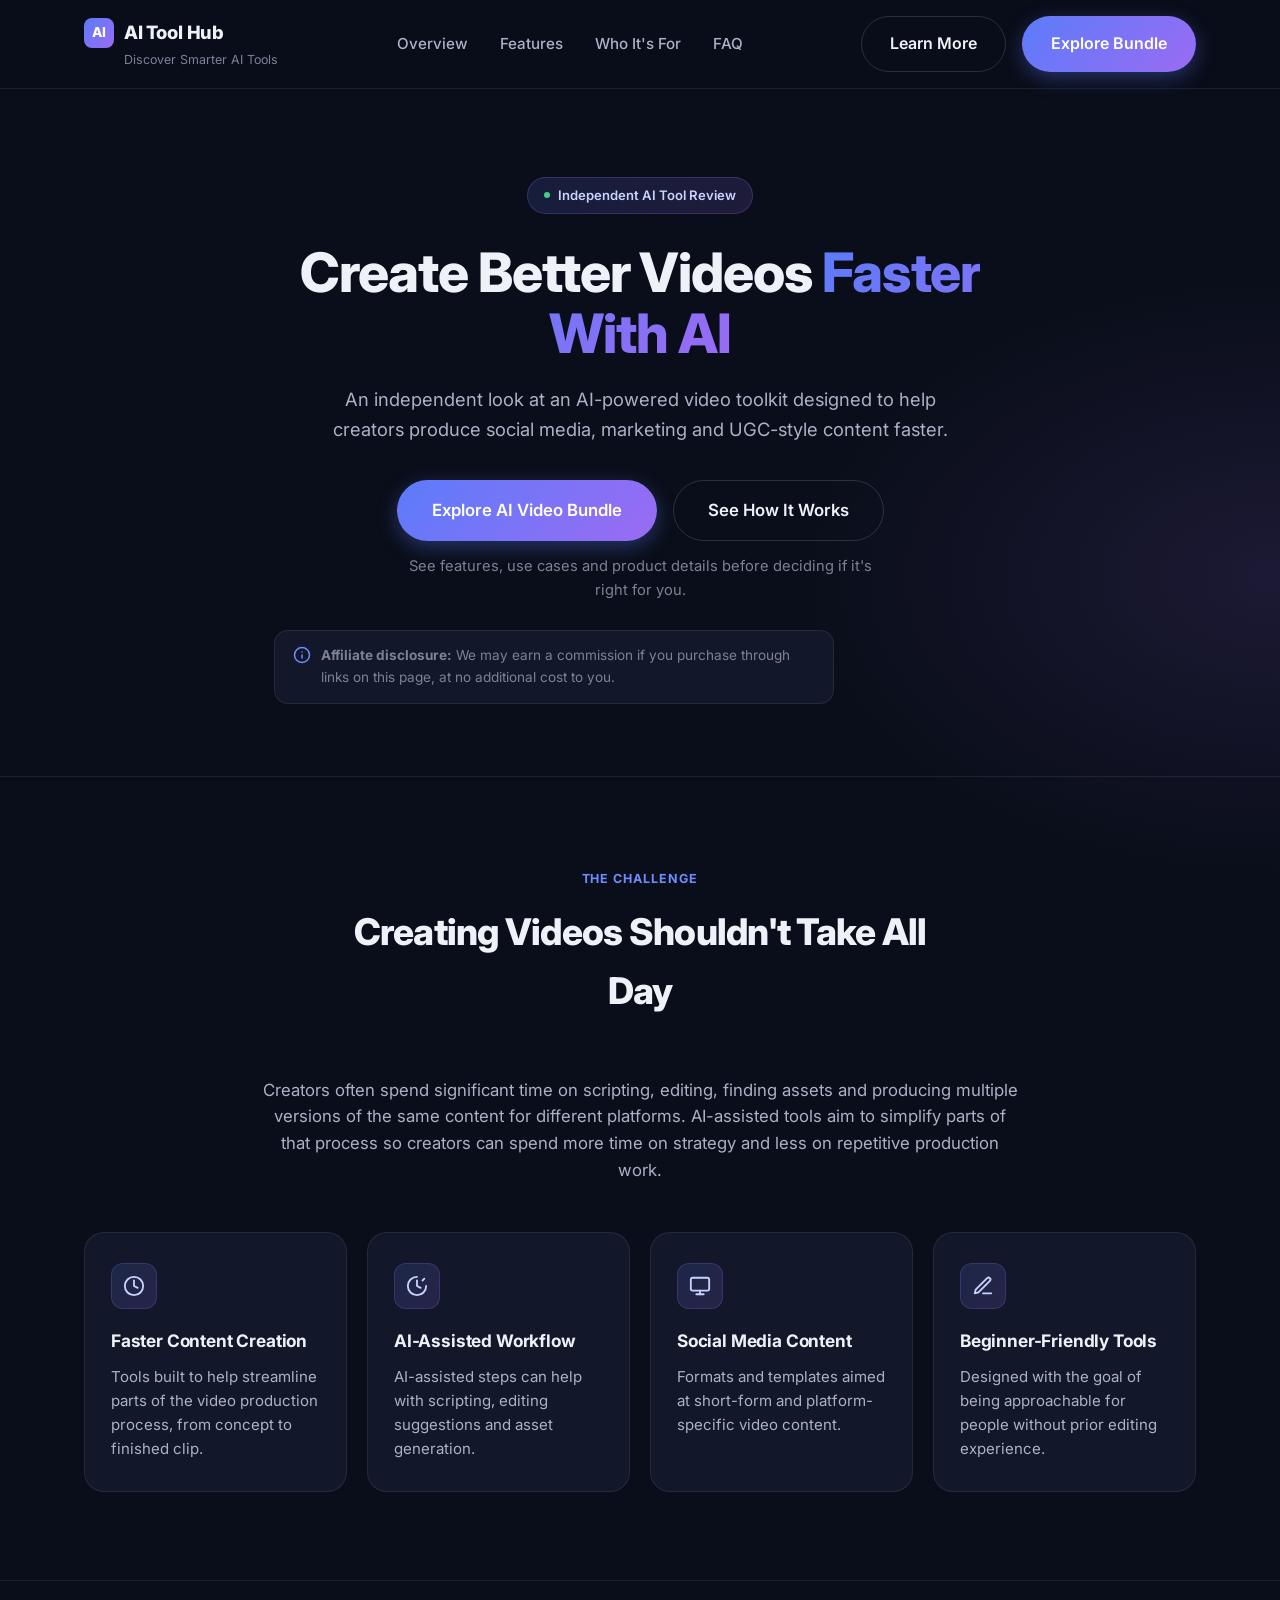
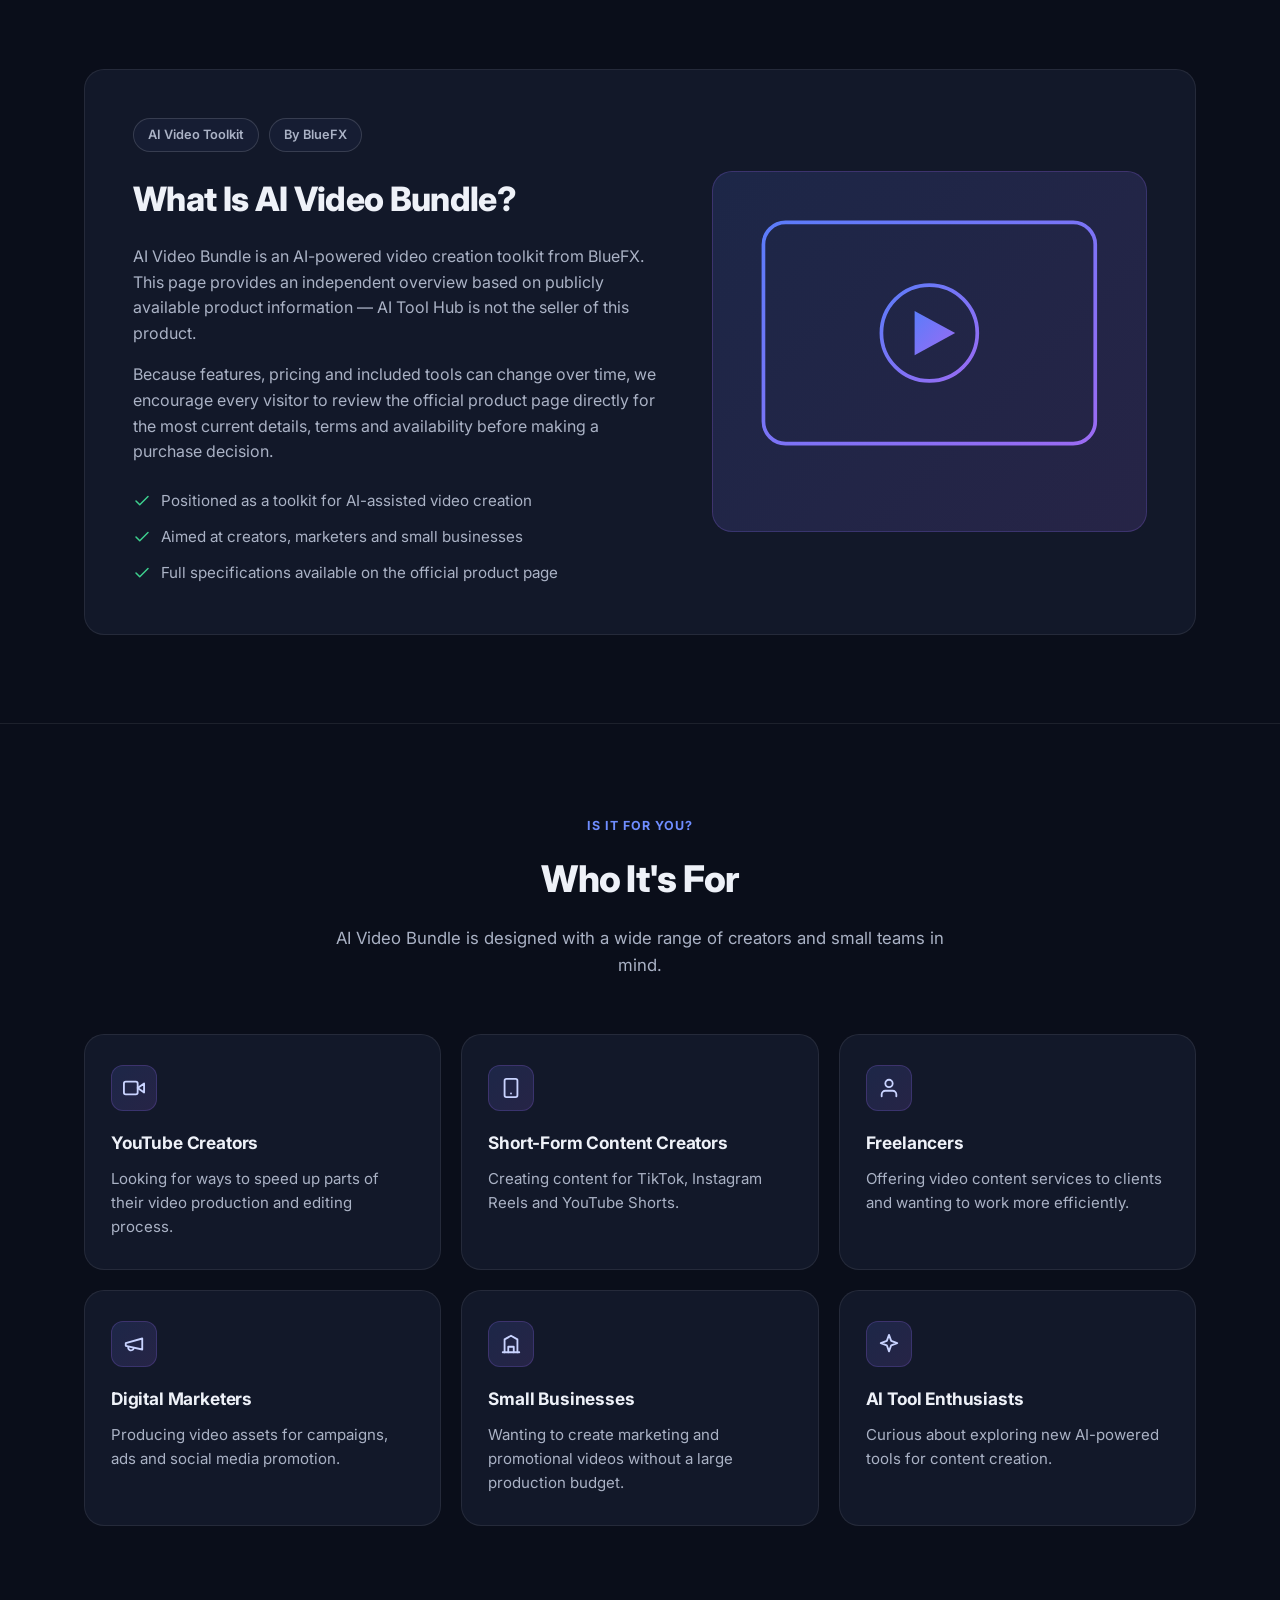
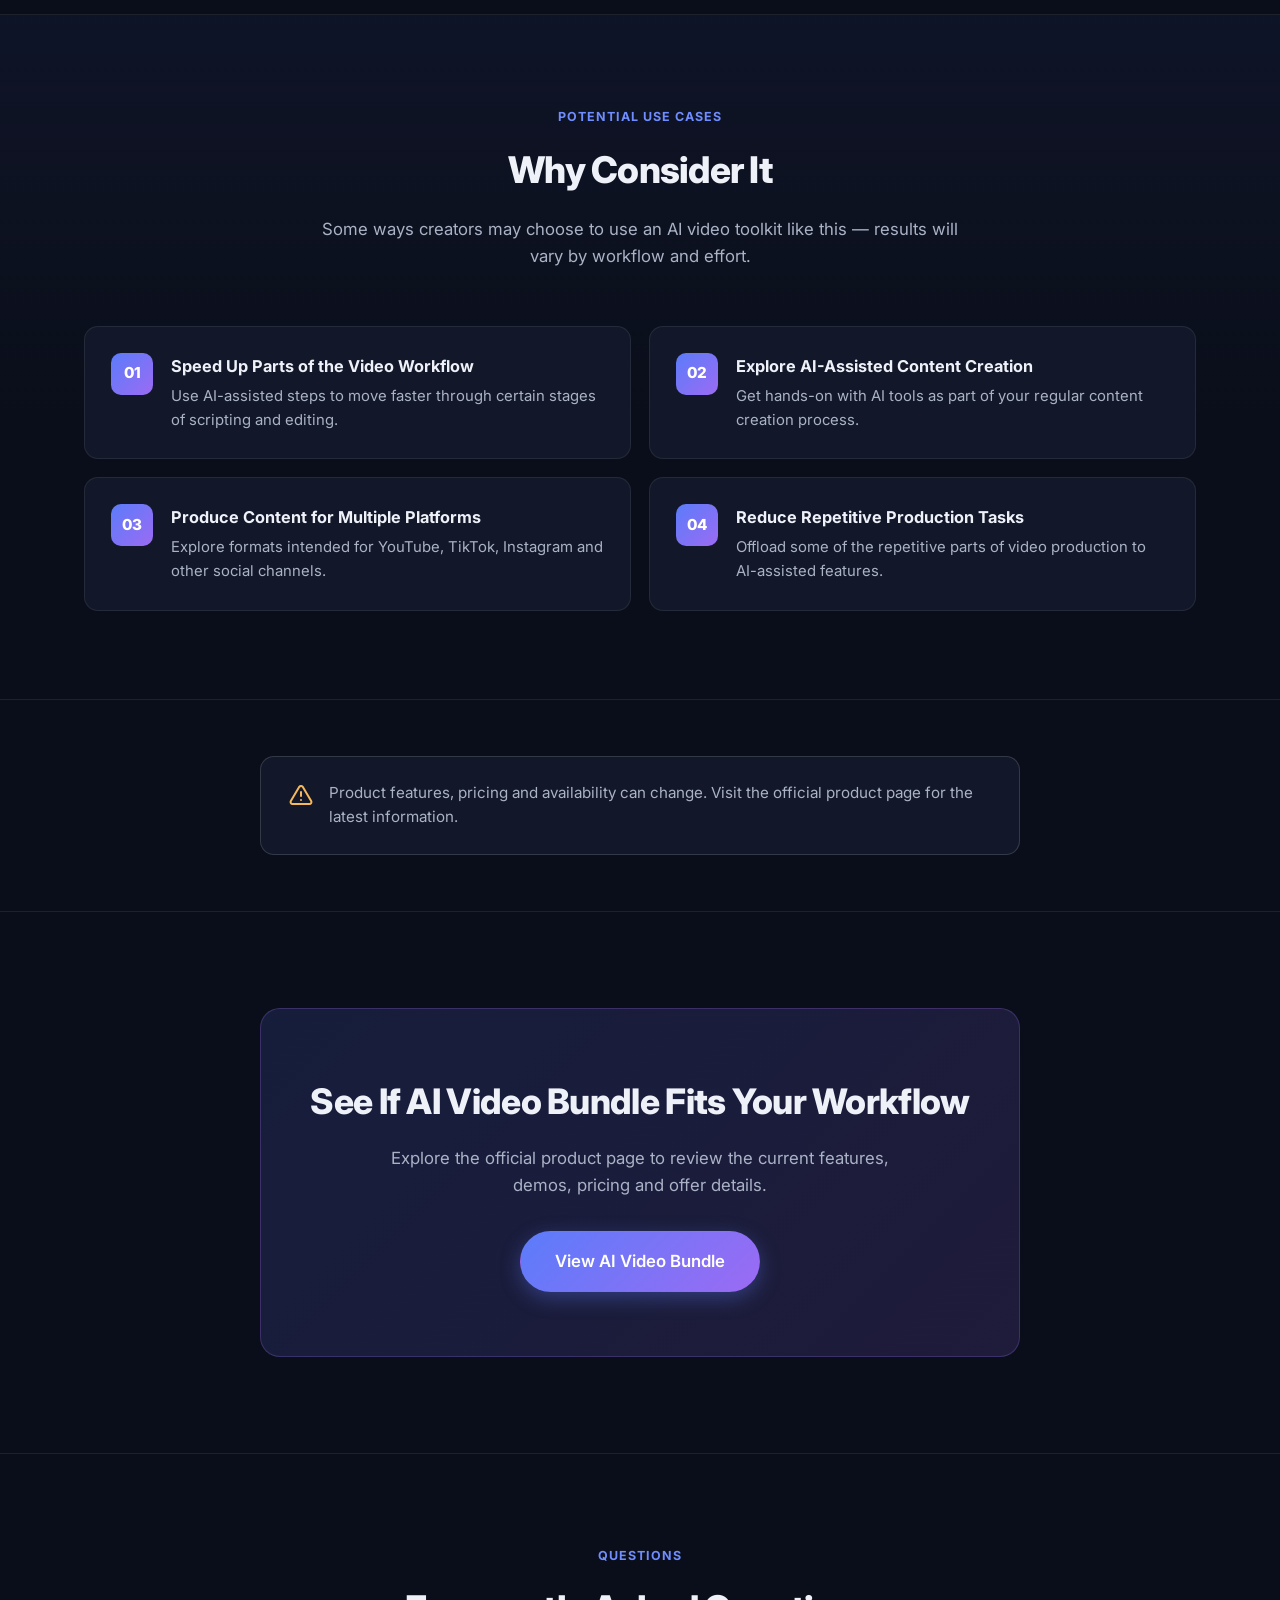
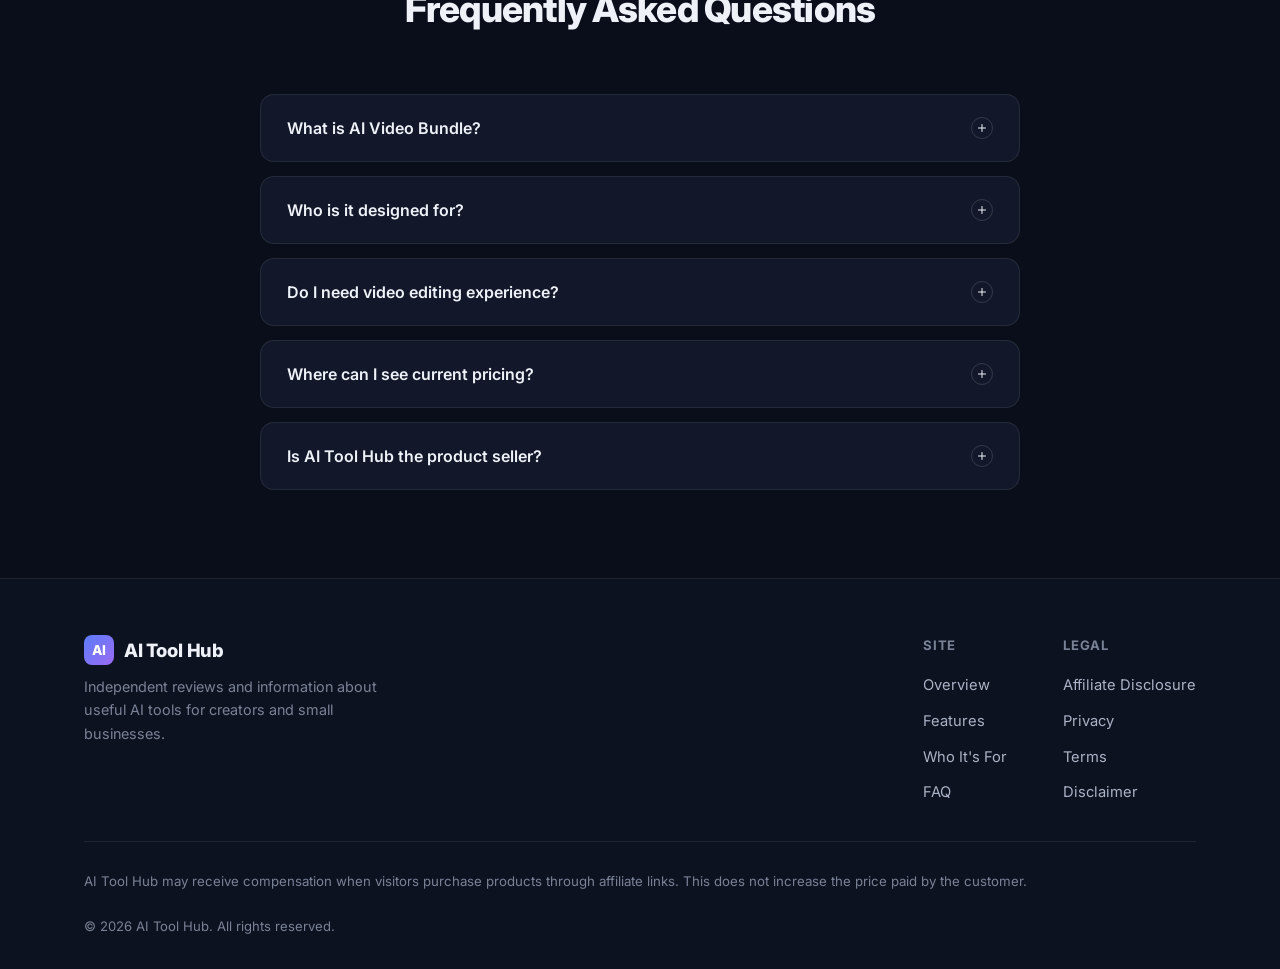
<file: index.html>
<!DOCTYPE html>
<html lang="en">
<head>
  <meta charset="UTF-8" />
  <meta name="viewport" content="width=device-width, initial-scale=1.0" />
  <title>AI Tool Hub — Create Better Videos Faster With AI</title>
  <meta name="description" content="An independent review of the BlueFX AI Video Bundle — an AI-powered video toolkit for creators, freelancers and small businesses. Explore features, use cases and where to learn more." />
  <meta name="robots" content="index, follow" />
  <link rel="canonical" href="https://aitoolhubzz.com/" />

  <!-- Open Graph -->
  <meta property="og:type" content="website" />
  <meta property="og:site_name" content="AI Tool Hub" />
  <meta property="og:title" content="AI Tool Hub — Create Better Videos Faster With AI" />
  <meta property="og:description" content="An independent look at an AI-powered video toolkit designed to help creators produce social media, marketing and UGC-style content faster." />
  <meta property="og:image" content="/assets/og-image.png" />

  <!-- Twitter -->
  <meta name="twitter:card" content="summary_large_image" />
  <meta name="twitter:title" content="AI Tool Hub — Create Better Videos Faster With AI" />
  <meta name="twitter:description" content="An independent look at an AI-powered video toolkit designed to help creators produce social media, marketing and UGC-style content faster." />

  <link rel="icon" href="data:image/svg+xml,%3Csvg xmlns='http://www.w3.org/2000/svg' viewBox='0 0 32 32'%3E%3Cdefs%3E%3ClinearGradient id='g' x1='0' y1='0' x2='1' y2='1'%3E%3Cstop offset='0' stop-color='%235b7cfa'/%3E%3Cstop offset='1' stop-color='%239b6bf3'/%3E%3C/linearGradient%3E%3C/defs%3E%3Crect width='32' height='32' rx='8' fill='url(%23g)'/%3E%3Ctext x='16' y='22' font-family='Arial' font-weight='bold' font-size='16' fill='white' text-anchor='middle'%3EAI%3C/text%3E%3C/svg%3E" />

  <link rel="preconnect" href="https://fonts.googleapis.com" />
  <link rel="preconnect" href="https://fonts.gstatic.com" crossorigin />
  <link href="https://fonts.googleapis.com/css2?family=Inter:wght@400;500;600;700;800&display=swap" rel="stylesheet" />

  <link rel="stylesheet" href="css/style.css" />
</head>
<body>
  <a class="skip-link" href="#main-content">Skip to main content</a>

  <!-- ================= HEADER ================= -->
  <header class="site-header">
    <nav class="nav container" aria-label="Primary">
      <div class="brand">
        <a href="/" class="brand-name" aria-label="AI Tool Hub home">
          <span class="brand-mark" aria-hidden="true">AI</span>
          AI Tool Hub
        </a>
        <span class="brand-tagline">Discover Smarter AI Tools</span>
      </div>

      <ul class="nav-links" id="nav-links">
        <li><a href="#overview">Overview</a></li>
        <li><a href="#features">Features</a></li>
        <li><a href="#who-its-for">Who It's For</a></li>
        <li><a href="#faq">FAQ</a></li>
      </ul>

      <div class="nav-cta">
        <a href="#faq" class="btn btn-secondary">Learn More</a>
        <a href="#" class="btn btn-primary" data-affiliate-link>Explore Bundle</a>
        <button class="nav-toggle" id="nav-toggle" aria-label="Toggle navigation menu" aria-expanded="false" aria-controls="nav-links">
          <svg viewBox="0 0 24 24" fill="none" stroke="currentColor" stroke-width="2" stroke-linecap="round">
            <line x1="3" y1="6" x2="21" y2="6"></line>
            <line x1="3" y1="12" x2="21" y2="12"></line>
            <line x1="3" y1="18" x2="21" y2="18"></line>
          </svg>
        </button>
      </div>
    </nav>
  </header>

  <main id="main-content">
    <!-- ================= HERO ================= -->
    <section class="hero">
      <div class="container hero-inner">
        <span class="eyebrow"><span class="dot" aria-hidden="true"></span> Independent AI Tool Review</span>

        <h1>Create Better Videos <span class="gradient-text">Faster With AI</span></h1>

        <p class="hero-sub">
          An independent look at an AI-powered video toolkit designed to help creators produce
          social media, marketing and UGC-style content faster.
        </p>

        <div class="hero-actions">
          <div class="btn-row">
            <a href="#" class="btn btn-primary btn-lg" data-affiliate-link>Explore AI Video Bundle</a>
            <a href="#overview" class="btn btn-secondary btn-lg">See How It Works</a>
          </div>
          <p class="hero-secondary-text">
            See features, use cases and product details before deciding if it's right for you.
          </p>
        </div>

        <div class="disclosure-note">
          <svg viewBox="0 0 24 24" fill="none" stroke="currentColor" stroke-width="2" stroke-linecap="round" stroke-linejoin="round" aria-hidden="true">
            <circle cx="12" cy="12" r="10"></circle>
            <line x1="12" y1="16" x2="12" y2="12"></line>
            <line x1="12" y1="8" x2="12.01" y2="8"></line>
          </svg>
          <span>
            <strong>Affiliate disclosure:</strong> We may earn a commission if you purchase through
            links on this page, at no additional cost to you.
          </span>
        </div>
      </div>
    </section>

    <!-- ================= PROBLEM SECTION ================= -->
    <section id="features" aria-labelledby="problem-heading">
      <div class="container">
        <div class="section-head">
          <span class="section-tag">The Challenge</span>
          <h2 id="problem-heading">Creating Videos Shouldn't Take All Day</h2>
        </div>

        <p class="problem-intro">
          Creators often spend significant time on scripting, editing, finding assets and producing
          multiple versions of the same content for different platforms. AI-assisted tools aim to
          simplify parts of that process so creators can spend more time on strategy and less on
          repetitive production work.
        </p>

        <div class="card-grid">
          <div class="card">
            <div class="card-icon" aria-hidden="true">
              <svg viewBox="0 0 24 24" fill="none" stroke="currentColor" stroke-width="2" stroke-linecap="round" stroke-linejoin="round">
                <circle cx="12" cy="12" r="10"></circle>
                <polyline points="12 6 12 12 16 14"></polyline>
              </svg>
            </div>
            <h3>Faster Content Creation</h3>
            <p>Tools built to help streamline parts of the video production process, from concept to finished clip.</p>
          </div>

          <div class="card">
            <div class="card-icon" aria-hidden="true">
              <svg viewBox="0 0 24 24" fill="none" stroke="currentColor" stroke-width="2" stroke-linecap="round" stroke-linejoin="round">
                <path d="M12 2a10 10 0 1 0 10 10"></path>
                <path d="M12 6v6l4 2"></path>
                <path d="M20 4l-2 2"></path>
              </svg>
            </div>
            <h3>AI-Assisted Workflow</h3>
            <p>AI-assisted steps can help with scripting, editing suggestions and asset generation.</p>
          </div>

          <div class="card">
            <div class="card-icon" aria-hidden="true">
              <svg viewBox="0 0 24 24" fill="none" stroke="currentColor" stroke-width="2" stroke-linecap="round" stroke-linejoin="round">
                <rect x="2" y="3" width="20" height="14" rx="2"></rect>
                <line x1="8" y1="21" x2="16" y2="21"></line>
                <line x1="12" y1="17" x2="12" y2="21"></line>
              </svg>
            </div>
            <h3>Social Media Content</h3>
            <p>Formats and templates aimed at short-form and platform-specific video content.</p>
          </div>

          <div class="card">
            <div class="card-icon" aria-hidden="true">
              <svg viewBox="0 0 24 24" fill="none" stroke="currentColor" stroke-width="2" stroke-linecap="round" stroke-linejoin="round">
                <path d="M12 20h9"></path>
                <path d="M16.5 3.5a2.12 2.12 0 0 1 3 3L7 19l-4 1 1-4Z"></path>
              </svg>
            </div>
            <h3>Beginner-Friendly Tools</h3>
            <p>Designed with the goal of being approachable for people without prior editing experience.</p>
          </div>
        </div>
      </div>
    </section>

    <!-- ================= PRODUCT OVERVIEW ================= -->
    <section id="overview" aria-labelledby="overview-heading">
      <div class="container">
        <div class="overview-panel">
          <div>
            <div class="badge-row">
              <span class="pill">AI Video Toolkit</span>
              <span class="pill">By BlueFX</span>
            </div>
            <h2 id="overview-heading">What Is AI Video Bundle?</h2>
            <p>
              AI Video Bundle is an AI-powered video creation toolkit from BlueFX. This page provides
              an independent overview based on publicly available product information — AI Tool Hub
              is not the seller of this product.
            </p>
            <p>
              Because features, pricing and included tools can change over time, we encourage every
              visitor to review the official product page directly for the most current details,
              terms and availability before making a purchase decision.
            </p>
            <ul class="mini-list">
              <li>
                <svg viewBox="0 0 24 24" fill="none" stroke="currentColor" stroke-width="2" stroke-linecap="round" stroke-linejoin="round"><polyline points="20 6 9 17 4 12"></polyline></svg>
                Positioned as a toolkit for AI-assisted video creation
              </li>
              <li>
                <svg viewBox="0 0 24 24" fill="none" stroke="currentColor" stroke-width="2" stroke-linecap="round" stroke-linejoin="round"><polyline points="20 6 9 17 4 12"></polyline></svg>
                Aimed at creators, marketers and small businesses
              </li>
              <li>
                <svg viewBox="0 0 24 24" fill="none" stroke="currentColor" stroke-width="2" stroke-linecap="round" stroke-linejoin="round"><polyline points="20 6 9 17 4 12"></polyline></svg>
                Full specifications available on the official product page
              </li>
            </ul>
          </div>

          <div class="overview-visual" aria-hidden="true">
            <svg class="visual-icon" viewBox="0 0 200 160" fill="none">
              <rect x="10" y="10" width="180" height="120" rx="12" stroke="url(#ov-g)" stroke-width="2"/>
              <circle cx="100" cy="70" r="26" stroke="url(#ov-g)" stroke-width="2"/>
              <polygon points="92,58 92,82 114,70" fill="url(#ov-g)"/>
              <line x1="10" y1="150" x2="190" y2="150" stroke="url(#ov-g)" stroke-width="2" stroke-linecap="round"/>
              <line x1="40" y1="150" x2="40" y2="130" stroke="url(#ov-g)" stroke-width="2" stroke-linecap="round"/>
              <line x1="160" y1="150" x2="160" y2="130" stroke="url(#ov-g)" stroke-width="2" stroke-linecap="round"/>
              <defs>
                <linearGradient id="ov-g" x1="0" y1="0" x2="1" y2="1">
                  <stop offset="0" stop-color="#5b7cfa"/>
                  <stop offset="1" stop-color="#9b6bf3"/>
                </linearGradient>
              </defs>
            </svg>
          </div>
        </div>
      </div>
    </section>

    <!-- ================= WHO IT'S FOR ================= -->
    <section id="who-its-for" aria-labelledby="who-heading">
      <div class="container">
        <div class="section-head">
          <span class="section-tag">Is It For You?</span>
          <h2 id="who-heading">Who It's For</h2>
          <p>AI Video Bundle is designed with a wide range of creators and small teams in mind.</p>
        </div>

        <div class="card-grid audience-grid">
          <div class="card">
            <div class="card-icon" aria-hidden="true">
              <svg viewBox="0 0 24 24" fill="none" stroke="currentColor" stroke-width="2" stroke-linecap="round" stroke-linejoin="round"><polygon points="23 7 16 12 23 17 23 7"></polygon><rect x="1" y="5" width="15" height="14" rx="2"></rect></svg>
            </div>
            <h3>YouTube Creators</h3>
            <p>Looking for ways to speed up parts of their video production and editing process.</p>
          </div>

          <div class="card">
            <div class="card-icon" aria-hidden="true">
              <svg viewBox="0 0 24 24" fill="none" stroke="currentColor" stroke-width="2" stroke-linecap="round" stroke-linejoin="round"><rect x="5" y="2" width="14" height="20" rx="2"></rect><line x1="12" y1="18" x2="12.01" y2="18"></line></svg>
            </div>
            <h3>Short-Form Content Creators</h3>
            <p>Creating content for TikTok, Instagram Reels and YouTube Shorts.</p>
          </div>

          <div class="card">
            <div class="card-icon" aria-hidden="true">
              <svg viewBox="0 0 24 24" fill="none" stroke="currentColor" stroke-width="2" stroke-linecap="round" stroke-linejoin="round"><path d="M20 21v-2a4 4 0 0 0-4-4H8a4 4 0 0 0-4 4v2"></path><circle cx="12" cy="7" r="4"></circle></svg>
            </div>
            <h3>Freelancers</h3>
            <p>Offering video content services to clients and wanting to work more efficiently.</p>
          </div>

          <div class="card">
            <div class="card-icon" aria-hidden="true">
              <svg viewBox="0 0 24 24" fill="none" stroke="currentColor" stroke-width="2" stroke-linecap="round" stroke-linejoin="round"><path d="M3 11l18-5v12L3 14v-3z"></path><path d="M11.6 16.8a3 3 0 1 1-5.8-1.6"></path></svg>
            </div>
            <h3>Digital Marketers</h3>
            <p>Producing video assets for campaigns, ads and social media promotion.</p>
          </div>

          <div class="card">
            <div class="card-icon" aria-hidden="true">
              <svg viewBox="0 0 24 24" fill="none" stroke="currentColor" stroke-width="2" stroke-linecap="round" stroke-linejoin="round"><path d="M3 21h18"></path><path d="M5 21V7l7-4 7 4v14"></path><path d="M9 21v-6h6v6"></path></svg>
            </div>
            <h3>Small Businesses</h3>
            <p>Wanting to create marketing and promotional videos without a large production budget.</p>
          </div>

          <div class="card">
            <div class="card-icon" aria-hidden="true">
              <svg viewBox="0 0 24 24" fill="none" stroke="currentColor" stroke-width="2" stroke-linecap="round" stroke-linejoin="round"><path d="M12 2l2.4 6.6L21 11l-6.6 2.4L12 20l-2.4-6.6L3 11l6.6-2.4z"></path></svg>
            </div>
            <h3>AI Tool Enthusiasts</h3>
            <p>Curious about exploring new AI-powered tools for content creation.</p>
          </div>
        </div>
      </div>
    </section>

    <!-- ================= WHY CONSIDER IT ================= -->
    <section class="why-section" aria-labelledby="why-heading">
      <div class="container">
        <div class="section-head">
          <span class="section-tag">Potential Use Cases</span>
          <h2 id="why-heading">Why Consider It</h2>
          <p>Some ways creators may choose to use an AI video toolkit like this — results will vary by workflow and effort.</p>
        </div>

        <div class="why-grid">
          <div class="why-item">
            <div class="num" aria-hidden="true">01</div>
            <div>
              <h3>Speed Up Parts of the Video Workflow</h3>
              <p>Use AI-assisted steps to move faster through certain stages of scripting and editing.</p>
            </div>
          </div>

          <div class="why-item">
            <div class="num" aria-hidden="true">02</div>
            <div>
              <h3>Explore AI-Assisted Content Creation</h3>
              <p>Get hands-on with AI tools as part of your regular content creation process.</p>
            </div>
          </div>

          <div class="why-item">
            <div class="num" aria-hidden="true">03</div>
            <div>
              <h3>Produce Content for Multiple Platforms</h3>
              <p>Explore formats intended for YouTube, TikTok, Instagram and other social channels.</p>
            </div>
          </div>

          <div class="why-item">
            <div class="num" aria-hidden="true">04</div>
            <div>
              <h3>Reduce Repetitive Production Tasks</h3>
              <p>Offload some of the repetitive parts of video production to AI-assisted features.</p>
            </div>
          </div>
        </div>
      </div>
    </section>

    <!-- ================= IMPORTANT INFORMATION ================= -->
    <section class="notice-section" aria-labelledby="notice-heading">
      <div class="container">
        <h2 id="notice-heading" class="visually-hidden">Important Information</h2>
        <div class="notice-box">
          <svg viewBox="0 0 24 24" fill="none" stroke="currentColor" stroke-width="2" stroke-linecap="round" stroke-linejoin="round" aria-hidden="true">
            <path d="M10.29 3.86L1.82 18a2 2 0 0 0 1.71 3h16.94a2 2 0 0 0 1.71-3L13.71 3.86a2 2 0 0 0-3.42 0z"></path>
            <line x1="12" y1="9" x2="12" y2="13"></line>
            <line x1="12" y1="17" x2="12.01" y2="17"></line>
          </svg>
          <p>
            Product features, pricing and availability can change. Visit the official product page
            for the latest information.
          </p>
        </div>
      </div>
    </section>

    <!-- ================= CTA SECTION ================= -->
    <section class="cta-section" aria-labelledby="cta-heading">
      <div class="container">
        <div class="cta-panel">
          <h2 id="cta-heading">See If AI Video Bundle Fits Your Workflow</h2>
          <p>
            Explore the official product page to review the current features, demos, pricing and
            offer details.
          </p>
          <a href="#" class="btn btn-primary btn-lg" data-affiliate-link>View AI Video Bundle</a>
        </div>
      </div>
    </section>

    <!-- ================= FAQ ================= -->
    <section id="faq" aria-labelledby="faq-heading">
      <div class="container">
        <div class="section-head">
          <span class="section-tag">Questions</span>
          <h2 id="faq-heading">Frequently Asked Questions</h2>
        </div>

        <div class="faq-list">
          <div class="faq-item" data-open="false">
            <button class="faq-question" aria-expanded="false">
              What is AI Video Bundle?
              <span class="icon" aria-hidden="true">
                <svg viewBox="0 0 24 24" fill="none" stroke="currentColor" stroke-width="2" stroke-linecap="round"><line x1="12" y1="5" x2="12" y2="19"></line><line x1="5" y1="12" x2="19" y2="12"></line></svg>
              </span>
            </button>
            <div class="faq-answer">
              <div class="faq-answer-inner">
                AI Video Bundle is an AI-powered video creation toolkit from BlueFX, aimed at helping
                creators produce video content more efficiently. For a full breakdown of its features
                and tools, visit the official product page.
              </div>
            </div>
          </div>

          <div class="faq-item" data-open="false">
            <button class="faq-question" aria-expanded="false">
              Who is it designed for?
              <span class="icon" aria-hidden="true">
                <svg viewBox="0 0 24 24" fill="none" stroke="currentColor" stroke-width="2" stroke-linecap="round"><line x1="12" y1="5" x2="12" y2="19"></line><line x1="5" y1="12" x2="19" y2="12"></line></svg>
              </span>
            </button>
            <div class="faq-answer">
              <div class="faq-answer-inner">
                It's generally positioned for content creators, freelancers, digital marketers and
                small businesses interested in AI-assisted video production — including people who
                are new to video editing.
              </div>
            </div>
          </div>

          <div class="faq-item" data-open="false">
            <button class="faq-question" aria-expanded="false">
              Do I need video editing experience?
              <span class="icon" aria-hidden="true">
                <svg viewBox="0 0 24 24" fill="none" stroke="currentColor" stroke-width="2" stroke-linecap="round"><line x1="12" y1="5" x2="12" y2="19"></line><line x1="5" y1="12" x2="19" y2="12"></line></svg>
              </span>
            </button>
            <div class="faq-answer">
              <div class="faq-answer-inner">
                The product is generally described as beginner-friendly. That said, individual
                experience will vary, so we recommend reviewing the official product page and any
                available demos before purchasing.
              </div>
            </div>
          </div>

          <div class="faq-item" data-open="false">
            <button class="faq-question" aria-expanded="false">
              Where can I see current pricing?
              <span class="icon" aria-hidden="true">
                <svg viewBox="0 0 24 24" fill="none" stroke="currentColor" stroke-width="2" stroke-linecap="round"><line x1="12" y1="5" x2="12" y2="19"></line><line x1="5" y1="12" x2="19" y2="12"></line></svg>
              </span>
            </button>
            <div class="faq-answer">
              <div class="faq-answer-inner">
                Pricing is set and displayed by the vendor and can change at any time. Please visit
                the official product page linked on this site for current pricing and offer details.
              </div>
            </div>
          </div>

          <div class="faq-item" data-open="false">
            <button class="faq-question" aria-expanded="false">
              Is AI Tool Hub the product seller?
              <span class="icon" aria-hidden="true">
                <svg viewBox="0 0 24 24" fill="none" stroke="currentColor" stroke-width="2" stroke-linecap="round"><line x1="12" y1="5" x2="12" y2="19"></line><line x1="5" y1="12" x2="19" y2="12"></line></svg>
              </span>
            </button>
            <div class="faq-answer">
              <div class="faq-answer-inner">
                No. AI Tool Hub is an independent informational and affiliate website. Purchases,
                product delivery, refunds and customer support are handled by the product vendor
                according to their terms.
              </div>
            </div>
          </div>
        </div>
      </div>
    </section>
  </main>

  <!-- ================= FOOTER ================= -->
  <footer class="site-footer">
    <div class="container">
      <div class="footer-top">
        <div class="footer-brand">
          <a href="/" class="brand-name">
            <span class="brand-mark" aria-hidden="true">AI</span>
            AI Tool Hub
          </a>
          <p>Independent reviews and information about useful AI tools for creators and small businesses.</p>
        </div>

        <div class="footer-links">
          <div class="footer-col">
            <h4>Site</h4>
            <ul>
              <li><a href="#overview">Overview</a></li>
              <li><a href="#features">Features</a></li>
              <li><a href="#who-its-for">Who It's For</a></li>
              <li><a href="#faq">FAQ</a></li>
            </ul>
          </div>
          <div class="footer-col">
            <h4>Legal</h4>
            <ul>
              <li><a href="affiliate-disclosure.html">Affiliate Disclosure</a></li>
              <li><a href="privacy.html">Privacy</a></li>
              <li><a href="terms.html">Terms</a></li>
              <li><a href="disclaimer.html">Disclaimer</a></li>
            </ul>
          </div>
        </div>
      </div>

      <div class="footer-disclosure">
        <p>
          AI Tool Hub may receive compensation when visitors purchase products through affiliate
          links. This does not increase the price paid by the customer.
        </p>
      </div>

      <p class="footer-bottom">&copy; <span id="current-year">2026</span> AI Tool Hub. All rights reserved.</p>
    </div>
  </footer>

  <script src="js/main.js"></script>
</body>
</html>
</file>
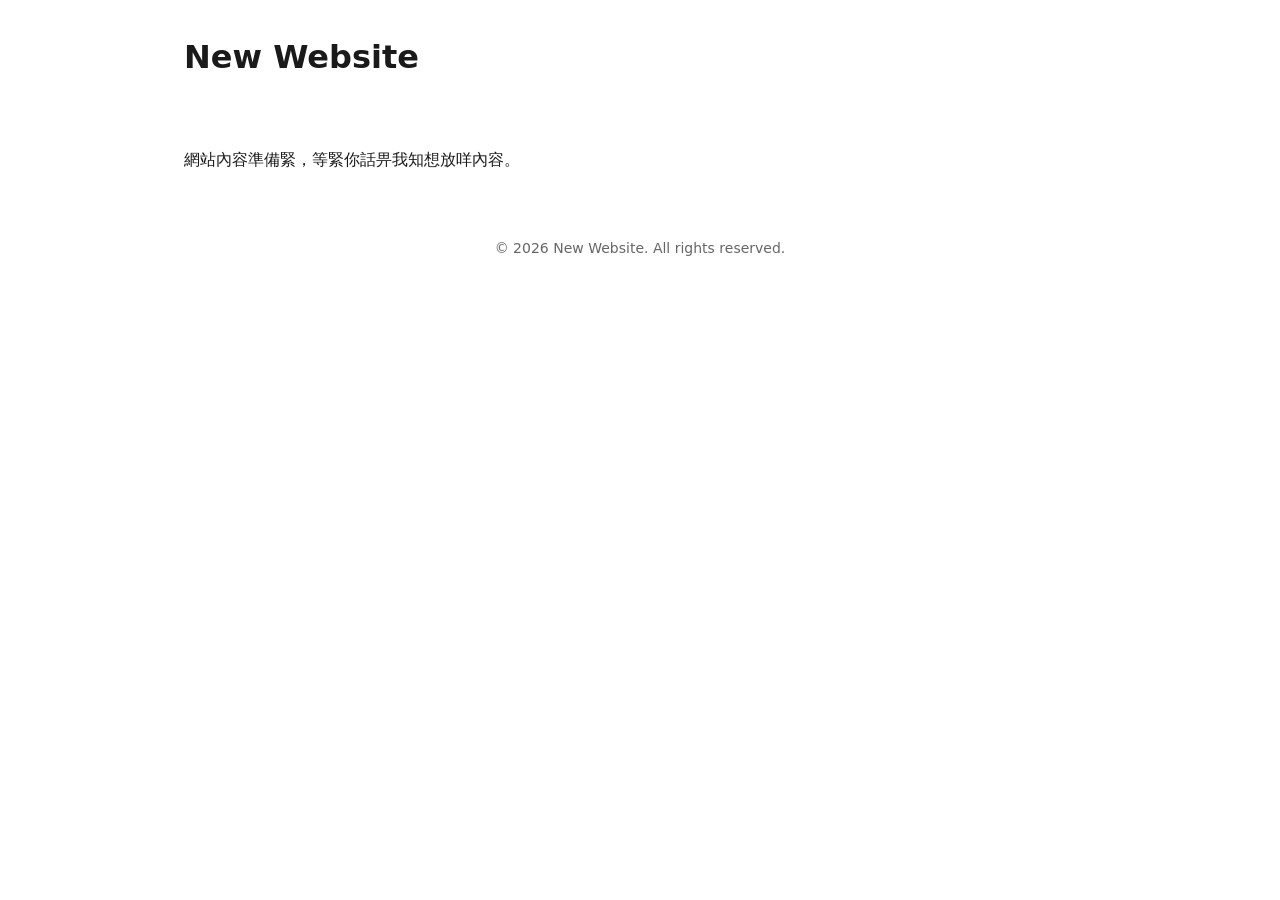
<file: new-website/index.html>
<!DOCTYPE html>
<html lang="zh-Hant">
<head>
  <meta charset="UTF-8" />
  <meta name="viewport" content="width=device-width, initial-scale=1.0" />
  <title>New Website</title>
  <link rel="stylesheet" href="css/style.css" />
</head>
<body>
  <header>
    <h1>New Website</h1>
  </header>

  <main>
    <p>網站內容準備緊，等緊你話畀我知想放咩內容。</p>
  </main>

  <footer>
    <p>&copy; 2026 New Website. All rights reserved.</p>
  </footer>

  <script src="js/main.js"></script>
</body>
</html>
</file>
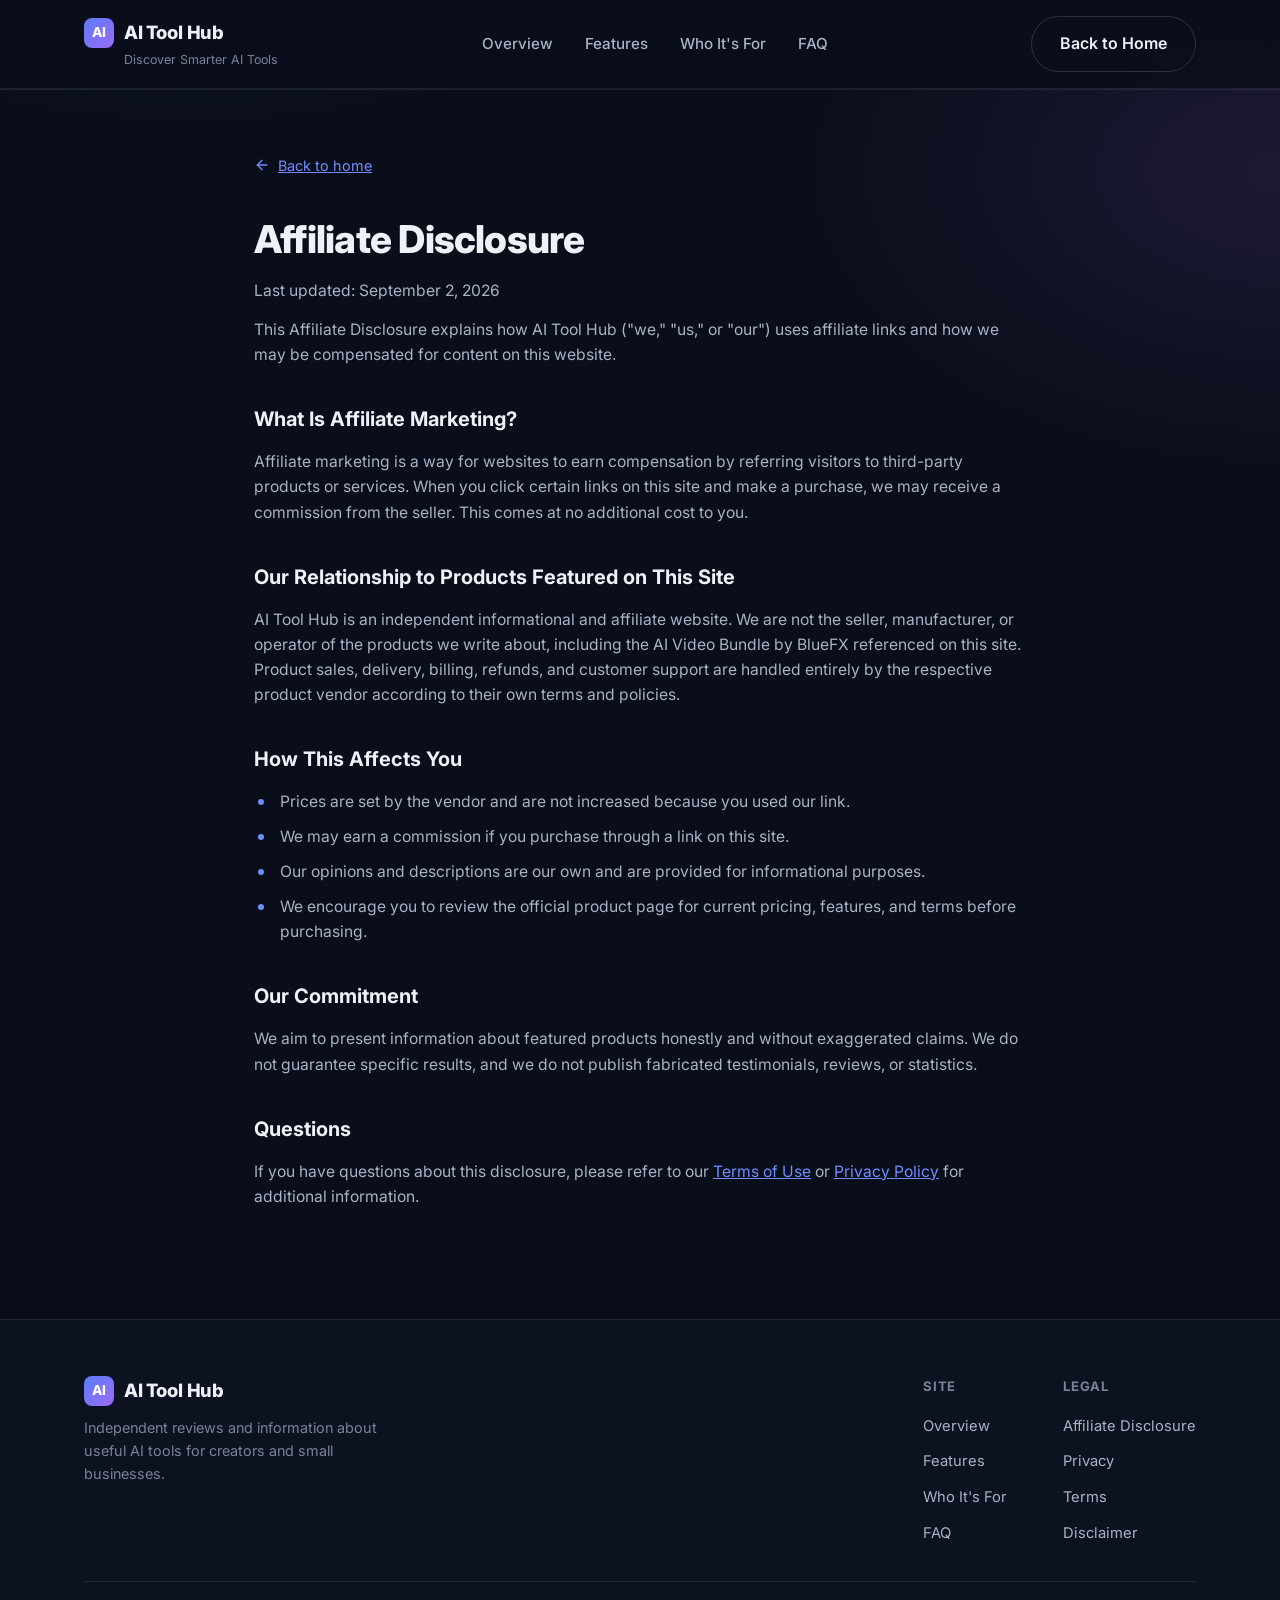
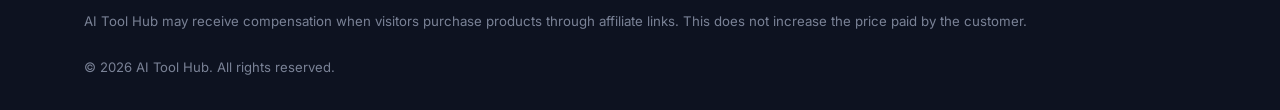
<file: affiliate-disclosure.html>
<!DOCTYPE html>
<html lang="en">
<head>
  <meta charset="UTF-8" />
  <meta name="viewport" content="width=device-width, initial-scale=1.0" />
  <title>Affiliate Disclosure — AI Tool Hub</title>
  <meta name="description" content="AI Tool Hub's affiliate disclosure explaining how we may earn compensation from links on this site." />
  <meta name="robots" content="index, follow" />
  <link rel="icon" href="data:image/svg+xml,%3Csvg xmlns='http://www.w3.org/2000/svg' viewBox='0 0 32 32'%3E%3Cdefs%3E%3ClinearGradient id='g' x1='0' y1='0' x2='1' y2='1'%3E%3Cstop offset='0' stop-color='%235b7cfa'/%3E%3Cstop offset='1' stop-color='%239b6bf3'/%3E%3C/linearGradient%3E%3C/defs%3E%3Crect width='32' height='32' rx='8' fill='url(%23g)'/%3E%3Ctext x='16' y='22' font-family='Arial' font-weight='bold' font-size='16' fill='white' text-anchor='middle'%3EAI%3C/text%3E%3C/svg%3E" />
  <link rel="preconnect" href="https://fonts.googleapis.com" />
  <link rel="preconnect" href="https://fonts.gstatic.com" crossorigin />
  <link href="https://fonts.googleapis.com/css2?family=Inter:wght@400;500;600;700;800&display=swap" rel="stylesheet" />
  <link rel="stylesheet" href="css/style.css" />
</head>
<body>
  <a class="skip-link" href="#main-content">Skip to main content</a>

  <header class="site-header">
    <nav class="nav container" aria-label="Primary">
      <div class="brand">
        <a href="/" class="brand-name" aria-label="AI Tool Hub home">
          <span class="brand-mark" aria-hidden="true">AI</span>
          AI Tool Hub
        </a>
        <span class="brand-tagline">Discover Smarter AI Tools</span>
      </div>
      <ul class="nav-links" id="nav-links">
        <li><a href="/#overview">Overview</a></li>
        <li><a href="/#features">Features</a></li>
        <li><a href="/#who-its-for">Who It's For</a></li>
        <li><a href="/#faq">FAQ</a></li>
      </ul>
      <div class="nav-cta">
        <a href="/" class="btn btn-secondary">Back to Home</a>
        <button class="nav-toggle" id="nav-toggle" aria-label="Toggle navigation menu" aria-expanded="false" aria-controls="nav-links">
          <svg viewBox="0 0 24 24" fill="none" stroke="currentColor" stroke-width="2" stroke-linecap="round">
            <line x1="3" y1="6" x2="21" y2="6"></line>
            <line x1="3" y1="12" x2="21" y2="12"></line>
            <line x1="3" y1="18" x2="21" y2="18"></line>
          </svg>
        </button>
      </div>
    </nav>
  </header>

  <main id="main-content">
    <section class="legal-page">
      <div class="container">
        <a href="/" class="back-link">
          <svg viewBox="0 0 24 24" fill="none" stroke="currentColor" stroke-width="2" stroke-linecap="round" stroke-linejoin="round"><line x1="19" y1="12" x2="5" y2="12"></line><polyline points="12 19 5 12 12 5"></polyline></svg>
          Back to home
        </a>

        <h1>Affiliate Disclosure</h1>
        <p class="legal-updated">Last updated: September 2, 2026</p>

        <p>
          This Affiliate Disclosure explains how AI Tool Hub ("we," "us," or "our") uses affiliate
          links and how we may be compensated for content on this website.
        </p>

        <h2>What Is Affiliate Marketing?</h2>
        <p>
          Affiliate marketing is a way for websites to earn compensation by referring visitors to
          third-party products or services. When you click certain links on this site and make a
          purchase, we may receive a commission from the seller. This comes at no additional cost
          to you.
        </p>

        <h2>Our Relationship to Products Featured on This Site</h2>
        <p>
          AI Tool Hub is an independent informational and affiliate website. We are not the seller,
          manufacturer, or operator of the products we write about, including the AI Video Bundle
          by BlueFX referenced on this site. Product sales, delivery, billing, refunds, and customer
          support are handled entirely by the respective product vendor according to their own
          terms and policies.
        </p>

        <h2>How This Affects You</h2>
        <ul>
          <li>Prices are set by the vendor and are not increased because you used our link.</li>
          <li>We may earn a commission if you purchase through a link on this site.</li>
          <li>Our opinions and descriptions are our own and are provided for informational purposes.</li>
          <li>We encourage you to review the official product page for current pricing, features, and terms before purchasing.</li>
        </ul>

        <h2>Our Commitment</h2>
        <p>
          We aim to present information about featured products honestly and without exaggerated
          claims. We do not guarantee specific results, and we do not publish fabricated
          testimonials, reviews, or statistics.
        </p>

        <h2>Questions</h2>
        <p>
          If you have questions about this disclosure, please refer to our
          <a href="terms.html">Terms of Use</a> or <a href="privacy.html">Privacy Policy</a> for
          additional information.
        </p>
      </div>
    </section>
  </main>

  <footer class="site-footer">
    <div class="container">
      <div class="footer-top">
        <div class="footer-brand">
          <a href="/" class="brand-name">
            <span class="brand-mark" aria-hidden="true">AI</span>
            AI Tool Hub
          </a>
          <p>Independent reviews and information about useful AI tools for creators and small businesses.</p>
        </div>
        <div class="footer-links">
          <div class="footer-col">
            <h4>Site</h4>
            <ul>
              <li><a href="/#overview">Overview</a></li>
              <li><a href="/#features">Features</a></li>
              <li><a href="/#who-its-for">Who It's For</a></li>
              <li><a href="/#faq">FAQ</a></li>
            </ul>
          </div>
          <div class="footer-col">
            <h4>Legal</h4>
            <ul>
              <li><a href="affiliate-disclosure.html">Affiliate Disclosure</a></li>
              <li><a href="privacy.html">Privacy</a></li>
              <li><a href="terms.html">Terms</a></li>
              <li><a href="disclaimer.html">Disclaimer</a></li>
            </ul>
          </div>
        </div>
      </div>
      <div class="footer-disclosure">
        <p>
          AI Tool Hub may receive compensation when visitors purchase products through affiliate
          links. This does not increase the price paid by the customer.
        </p>
      </div>
      <p class="footer-bottom">&copy; <span id="current-year">2026</span> AI Tool Hub. All rights reserved.</p>
    </div>
  </footer>

  <script src="js/main.js"></script>
</body>
</html>
</file>
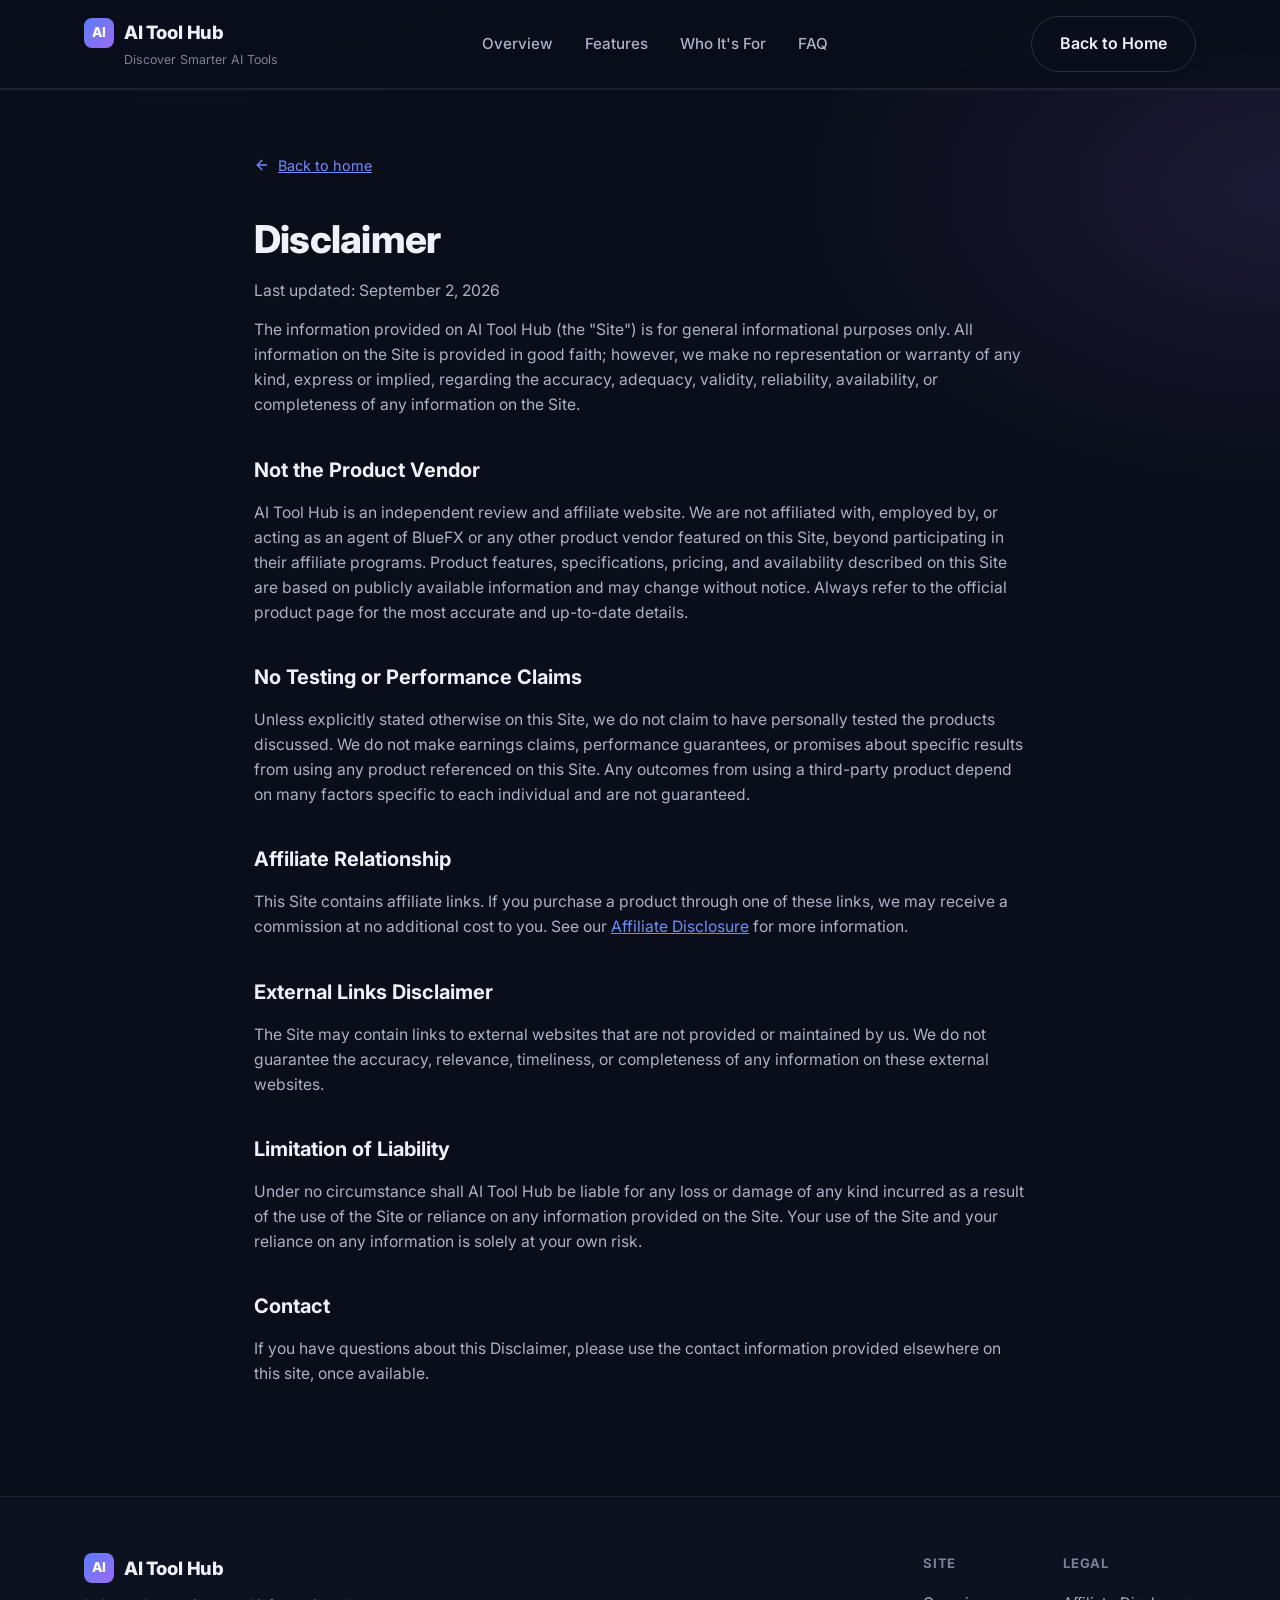
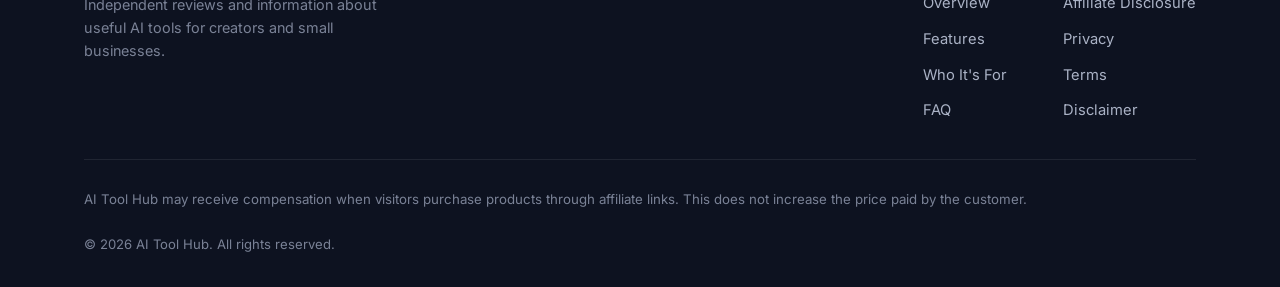
<file: disclaimer.html>
<!DOCTYPE html>
<html lang="en">
<head>
  <meta charset="UTF-8" />
  <meta name="viewport" content="width=device-width, initial-scale=1.0" />
  <title>Disclaimer — AI Tool Hub</title>
  <meta name="description" content="General disclaimer for the AI Tool Hub website and its content about third-party AI products." />
  <meta name="robots" content="index, follow" />
  <link rel="icon" href="data:image/svg+xml,%3Csvg xmlns='http://www.w3.org/2000/svg' viewBox='0 0 32 32'%3E%3Cdefs%3E%3ClinearGradient id='g' x1='0' y1='0' x2='1' y2='1'%3E%3Cstop offset='0' stop-color='%235b7cfa'/%3E%3Cstop offset='1' stop-color='%239b6bf3'/%3E%3C/linearGradient%3E%3C/defs%3E%3Crect width='32' height='32' rx='8' fill='url(%23g)'/%3E%3Ctext x='16' y='22' font-family='Arial' font-weight='bold' font-size='16' fill='white' text-anchor='middle'%3EAI%3C/text%3E%3C/svg%3E" />
  <link rel="preconnect" href="https://fonts.googleapis.com" />
  <link rel="preconnect" href="https://fonts.gstatic.com" crossorigin />
  <link href="https://fonts.googleapis.com/css2?family=Inter:wght@400;500;600;700;800&display=swap" rel="stylesheet" />
  <link rel="stylesheet" href="css/style.css" />
</head>
<body>
  <a class="skip-link" href="#main-content">Skip to main content</a>

  <header class="site-header">
    <nav class="nav container" aria-label="Primary">
      <div class="brand">
        <a href="/" class="brand-name" aria-label="AI Tool Hub home">
          <span class="brand-mark" aria-hidden="true">AI</span>
          AI Tool Hub
        </a>
        <span class="brand-tagline">Discover Smarter AI Tools</span>
      </div>
      <ul class="nav-links" id="nav-links">
        <li><a href="/#overview">Overview</a></li>
        <li><a href="/#features">Features</a></li>
        <li><a href="/#who-its-for">Who It's For</a></li>
        <li><a href="/#faq">FAQ</a></li>
      </ul>
      <div class="nav-cta">
        <a href="/" class="btn btn-secondary">Back to Home</a>
        <button class="nav-toggle" id="nav-toggle" aria-label="Toggle navigation menu" aria-expanded="false" aria-controls="nav-links">
          <svg viewBox="0 0 24 24" fill="none" stroke="currentColor" stroke-width="2" stroke-linecap="round">
            <line x1="3" y1="6" x2="21" y2="6"></line>
            <line x1="3" y1="12" x2="21" y2="12"></line>
            <line x1="3" y1="18" x2="21" y2="18"></line>
          </svg>
        </button>
      </div>
    </nav>
  </header>

  <main id="main-content">
    <section class="legal-page">
      <div class="container">
        <a href="/" class="back-link">
          <svg viewBox="0 0 24 24" fill="none" stroke="currentColor" stroke-width="2" stroke-linecap="round" stroke-linejoin="round"><line x1="19" y1="12" x2="5" y2="12"></line><polyline points="12 19 5 12 12 5"></polyline></svg>
          Back to home
        </a>

        <h1>Disclaimer</h1>
        <p class="legal-updated">Last updated: September 2, 2026</p>

        <p>
          The information provided on AI Tool Hub (the "Site") is for general informational purposes
          only. All information on the Site is provided in good faith; however, we make no
          representation or warranty of any kind, express or implied, regarding the accuracy,
          adequacy, validity, reliability, availability, or completeness of any information on the
          Site.
        </p>

        <h2>Not the Product Vendor</h2>
        <p>
          AI Tool Hub is an independent review and affiliate website. We are not affiliated with,
          employed by, or acting as an agent of BlueFX or any other product vendor featured on this
          Site, beyond participating in their affiliate programs. Product features, specifications,
          pricing, and availability described on this Site are based on publicly available
          information and may change without notice. Always refer to the official product page for
          the most accurate and up-to-date details.
        </p>

        <h2>No Testing or Performance Claims</h2>
        <p>
          Unless explicitly stated otherwise on this Site, we do not claim to have personally tested
          the products discussed. We do not make earnings claims, performance guarantees, or
          promises about specific results from using any product referenced on this Site. Any
          outcomes from using a third-party product depend on many factors specific to each
          individual and are not guaranteed.
        </p>

        <h2>Affiliate Relationship</h2>
        <p>
          This Site contains affiliate links. If you purchase a product through one of these links,
          we may receive a commission at no additional cost to you. See our
          <a href="affiliate-disclosure.html">Affiliate Disclosure</a> for more information.
        </p>

        <h2>External Links Disclaimer</h2>
        <p>
          The Site may contain links to external websites that are not provided or maintained by us.
          We do not guarantee the accuracy, relevance, timeliness, or completeness of any
          information on these external websites.
        </p>

        <h2>Limitation of Liability</h2>
        <p>
          Under no circumstance shall AI Tool Hub be liable for any loss or damage of any kind
          incurred as a result of the use of the Site or reliance on any information provided on
          the Site. Your use of the Site and your reliance on any information is solely at your own
          risk.
        </p>

        <h2>Contact</h2>
        <p>
          If you have questions about this Disclaimer, please use the contact information provided
          elsewhere on this site, once available.
        </p>
      </div>
    </section>
  </main>

  <footer class="site-footer">
    <div class="container">
      <div class="footer-top">
        <div class="footer-brand">
          <a href="/" class="brand-name">
            <span class="brand-mark" aria-hidden="true">AI</span>
            AI Tool Hub
          </a>
          <p>Independent reviews and information about useful AI tools for creators and small businesses.</p>
        </div>
        <div class="footer-links">
          <div class="footer-col">
            <h4>Site</h4>
            <ul>
              <li><a href="/#overview">Overview</a></li>
              <li><a href="/#features">Features</a></li>
              <li><a href="/#who-its-for">Who It's For</a></li>
              <li><a href="/#faq">FAQ</a></li>
            </ul>
          </div>
          <div class="footer-col">
            <h4>Legal</h4>
            <ul>
              <li><a href="affiliate-disclosure.html">Affiliate Disclosure</a></li>
              <li><a href="privacy.html">Privacy</a></li>
              <li><a href="terms.html">Terms</a></li>
              <li><a href="disclaimer.html">Disclaimer</a></li>
            </ul>
          </div>
        </div>
      </div>
      <div class="footer-disclosure">
        <p>
          AI Tool Hub may receive compensation when visitors purchase products through affiliate
          links. This does not increase the price paid by the customer.
        </p>
      </div>
      <p class="footer-bottom">&copy; <span id="current-year">2026</span> AI Tool Hub. All rights reserved.</p>
    </div>
  </footer>

  <script src="js/main.js"></script>
</body>
</html>
</file>
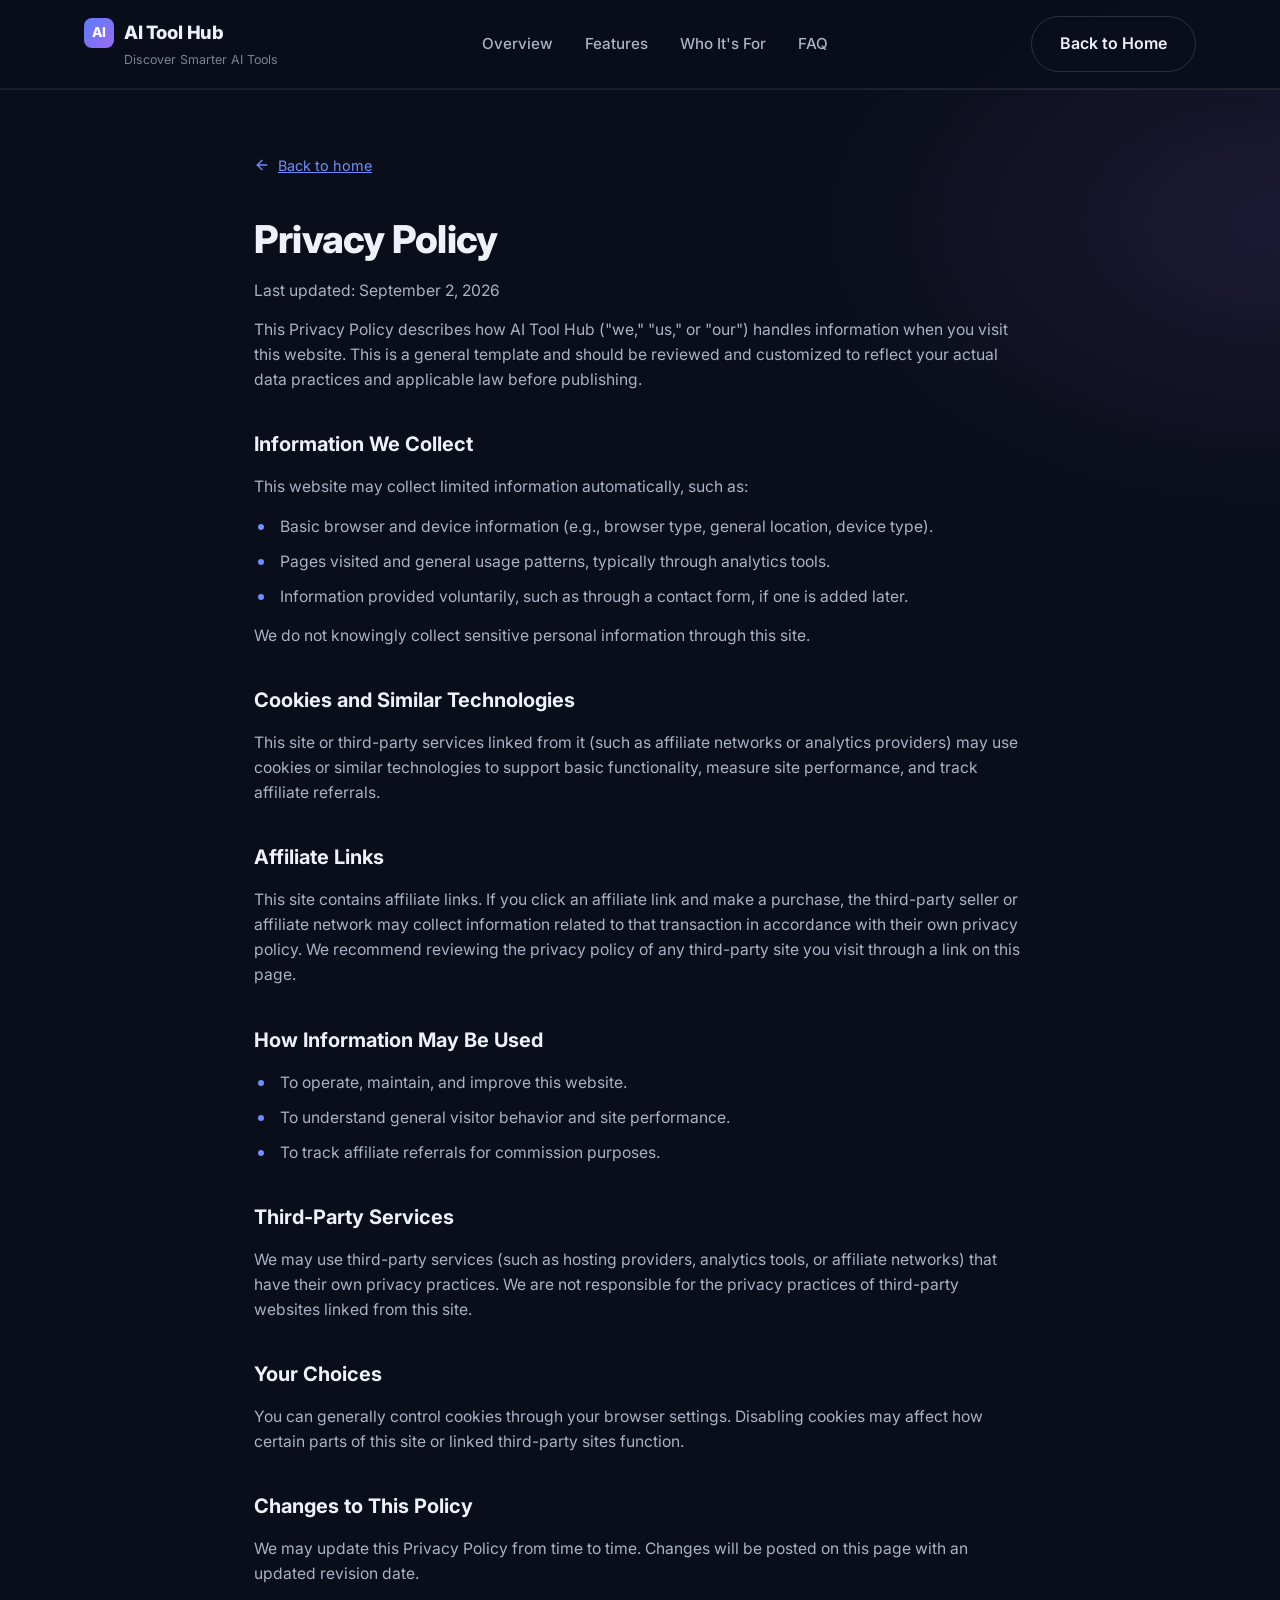
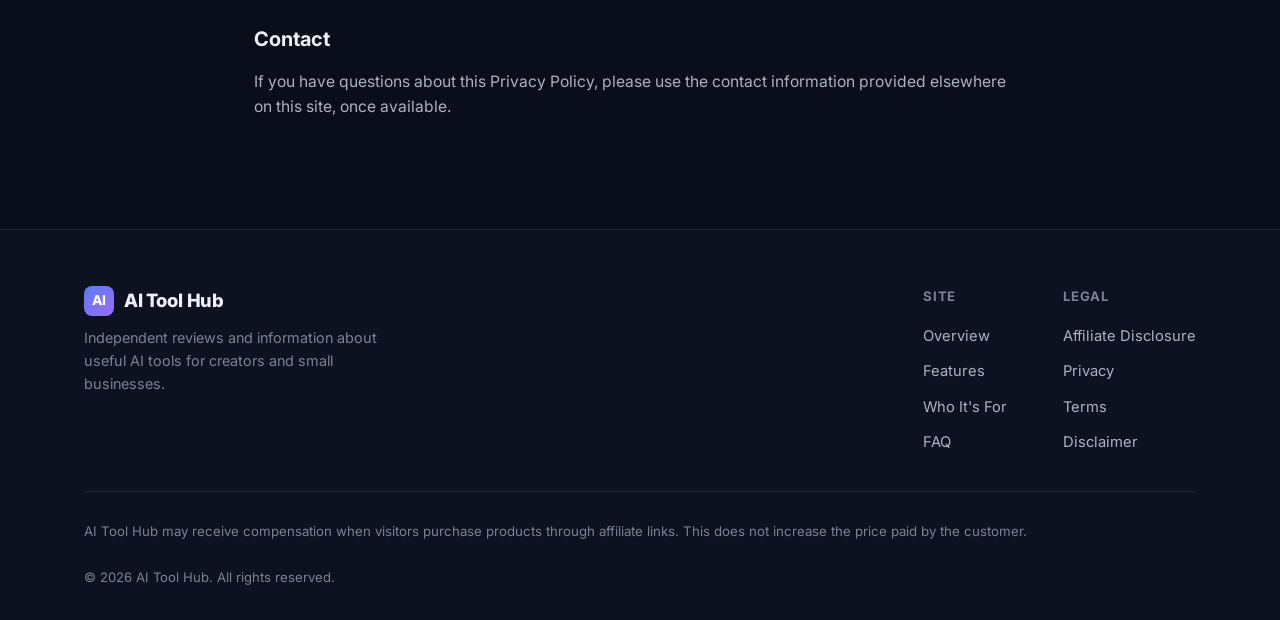
<file: privacy.html>
<!DOCTYPE html>
<html lang="en">
<head>
  <meta charset="UTF-8" />
  <meta name="viewport" content="width=device-width, initial-scale=1.0" />
  <title>Privacy Policy — AI Tool Hub</title>
  <meta name="description" content="AI Tool Hub's privacy policy explaining what information is collected and how it is used." />
  <meta name="robots" content="index, follow" />
  <link rel="icon" href="data:image/svg+xml,%3Csvg xmlns='http://www.w3.org/2000/svg' viewBox='0 0 32 32'%3E%3Cdefs%3E%3ClinearGradient id='g' x1='0' y1='0' x2='1' y2='1'%3E%3Cstop offset='0' stop-color='%235b7cfa'/%3E%3Cstop offset='1' stop-color='%239b6bf3'/%3E%3C/linearGradient%3E%3C/defs%3E%3Crect width='32' height='32' rx='8' fill='url(%23g)'/%3E%3Ctext x='16' y='22' font-family='Arial' font-weight='bold' font-size='16' fill='white' text-anchor='middle'%3EAI%3C/text%3E%3C/svg%3E" />
  <link rel="preconnect" href="https://fonts.googleapis.com" />
  <link rel="preconnect" href="https://fonts.gstatic.com" crossorigin />
  <link href="https://fonts.googleapis.com/css2?family=Inter:wght@400;500;600;700;800&display=swap" rel="stylesheet" />
  <link rel="stylesheet" href="css/style.css" />
</head>
<body>
  <a class="skip-link" href="#main-content">Skip to main content</a>

  <header class="site-header">
    <nav class="nav container" aria-label="Primary">
      <div class="brand">
        <a href="/" class="brand-name" aria-label="AI Tool Hub home">
          <span class="brand-mark" aria-hidden="true">AI</span>
          AI Tool Hub
        </a>
        <span class="brand-tagline">Discover Smarter AI Tools</span>
      </div>
      <ul class="nav-links" id="nav-links">
        <li><a href="/#overview">Overview</a></li>
        <li><a href="/#features">Features</a></li>
        <li><a href="/#who-its-for">Who It's For</a></li>
        <li><a href="/#faq">FAQ</a></li>
      </ul>
      <div class="nav-cta">
        <a href="/" class="btn btn-secondary">Back to Home</a>
        <button class="nav-toggle" id="nav-toggle" aria-label="Toggle navigation menu" aria-expanded="false" aria-controls="nav-links">
          <svg viewBox="0 0 24 24" fill="none" stroke="currentColor" stroke-width="2" stroke-linecap="round">
            <line x1="3" y1="6" x2="21" y2="6"></line>
            <line x1="3" y1="12" x2="21" y2="12"></line>
            <line x1="3" y1="18" x2="21" y2="18"></line>
          </svg>
        </button>
      </div>
    </nav>
  </header>

  <main id="main-content">
    <section class="legal-page">
      <div class="container">
        <a href="/" class="back-link">
          <svg viewBox="0 0 24 24" fill="none" stroke="currentColor" stroke-width="2" stroke-linecap="round" stroke-linejoin="round"><line x1="19" y1="12" x2="5" y2="12"></line><polyline points="12 19 5 12 12 5"></polyline></svg>
          Back to home
        </a>

        <h1>Privacy Policy</h1>
        <p class="legal-updated">Last updated: September 2, 2026</p>

        <p>
          This Privacy Policy describes how AI Tool Hub ("we," "us," or "our") handles information
          when you visit this website. This is a general template and should be reviewed and
          customized to reflect your actual data practices and applicable law before publishing.
        </p>

        <h2>Information We Collect</h2>
        <p>This website may collect limited information automatically, such as:</p>
        <ul>
          <li>Basic browser and device information (e.g., browser type, general location, device type).</li>
          <li>Pages visited and general usage patterns, typically through analytics tools.</li>
          <li>Information provided voluntarily, such as through a contact form, if one is added later.</li>
        </ul>
        <p>We do not knowingly collect sensitive personal information through this site.</p>

        <h2>Cookies and Similar Technologies</h2>
        <p>
          This site or third-party services linked from it (such as affiliate networks or analytics
          providers) may use cookies or similar technologies to support basic functionality,
          measure site performance, and track affiliate referrals.
        </p>

        <h2>Affiliate Links</h2>
        <p>
          This site contains affiliate links. If you click an affiliate link and make a purchase,
          the third-party seller or affiliate network may collect information related to that
          transaction in accordance with their own privacy policy. We recommend reviewing the
          privacy policy of any third-party site you visit through a link on this page.
        </p>

        <h2>How Information May Be Used</h2>
        <ul>
          <li>To operate, maintain, and improve this website.</li>
          <li>To understand general visitor behavior and site performance.</li>
          <li>To track affiliate referrals for commission purposes.</li>
        </ul>

        <h2>Third-Party Services</h2>
        <p>
          We may use third-party services (such as hosting providers, analytics tools, or affiliate
          networks) that have their own privacy practices. We are not responsible for the privacy
          practices of third-party websites linked from this site.
        </p>

        <h2>Your Choices</h2>
        <p>
          You can generally control cookies through your browser settings. Disabling cookies may
          affect how certain parts of this site or linked third-party sites function.
        </p>

        <h2>Changes to This Policy</h2>
        <p>
          We may update this Privacy Policy from time to time. Changes will be posted on this page
          with an updated revision date.
        </p>

        <h2>Contact</h2>
        <p>
          If you have questions about this Privacy Policy, please use the contact information
          provided elsewhere on this site, once available.
        </p>
      </div>
    </section>
  </main>

  <footer class="site-footer">
    <div class="container">
      <div class="footer-top">
        <div class="footer-brand">
          <a href="/" class="brand-name">
            <span class="brand-mark" aria-hidden="true">AI</span>
            AI Tool Hub
          </a>
          <p>Independent reviews and information about useful AI tools for creators and small businesses.</p>
        </div>
        <div class="footer-links">
          <div class="footer-col">
            <h4>Site</h4>
            <ul>
              <li><a href="/#overview">Overview</a></li>
              <li><a href="/#features">Features</a></li>
              <li><a href="/#who-its-for">Who It's For</a></li>
              <li><a href="/#faq">FAQ</a></li>
            </ul>
          </div>
          <div class="footer-col">
            <h4>Legal</h4>
            <ul>
              <li><a href="affiliate-disclosure.html">Affiliate Disclosure</a></li>
              <li><a href="privacy.html">Privacy</a></li>
              <li><a href="terms.html">Terms</a></li>
              <li><a href="disclaimer.html">Disclaimer</a></li>
            </ul>
          </div>
        </div>
      </div>
      <div class="footer-disclosure">
        <p>
          AI Tool Hub may receive compensation when visitors purchase products through affiliate
          links. This does not increase the price paid by the customer.
        </p>
      </div>
      <p class="footer-bottom">&copy; <span id="current-year">2026</span> AI Tool Hub. All rights reserved.</p>
    </div>
  </footer>

  <script src="js/main.js"></script>
</body>
</html>
</file>
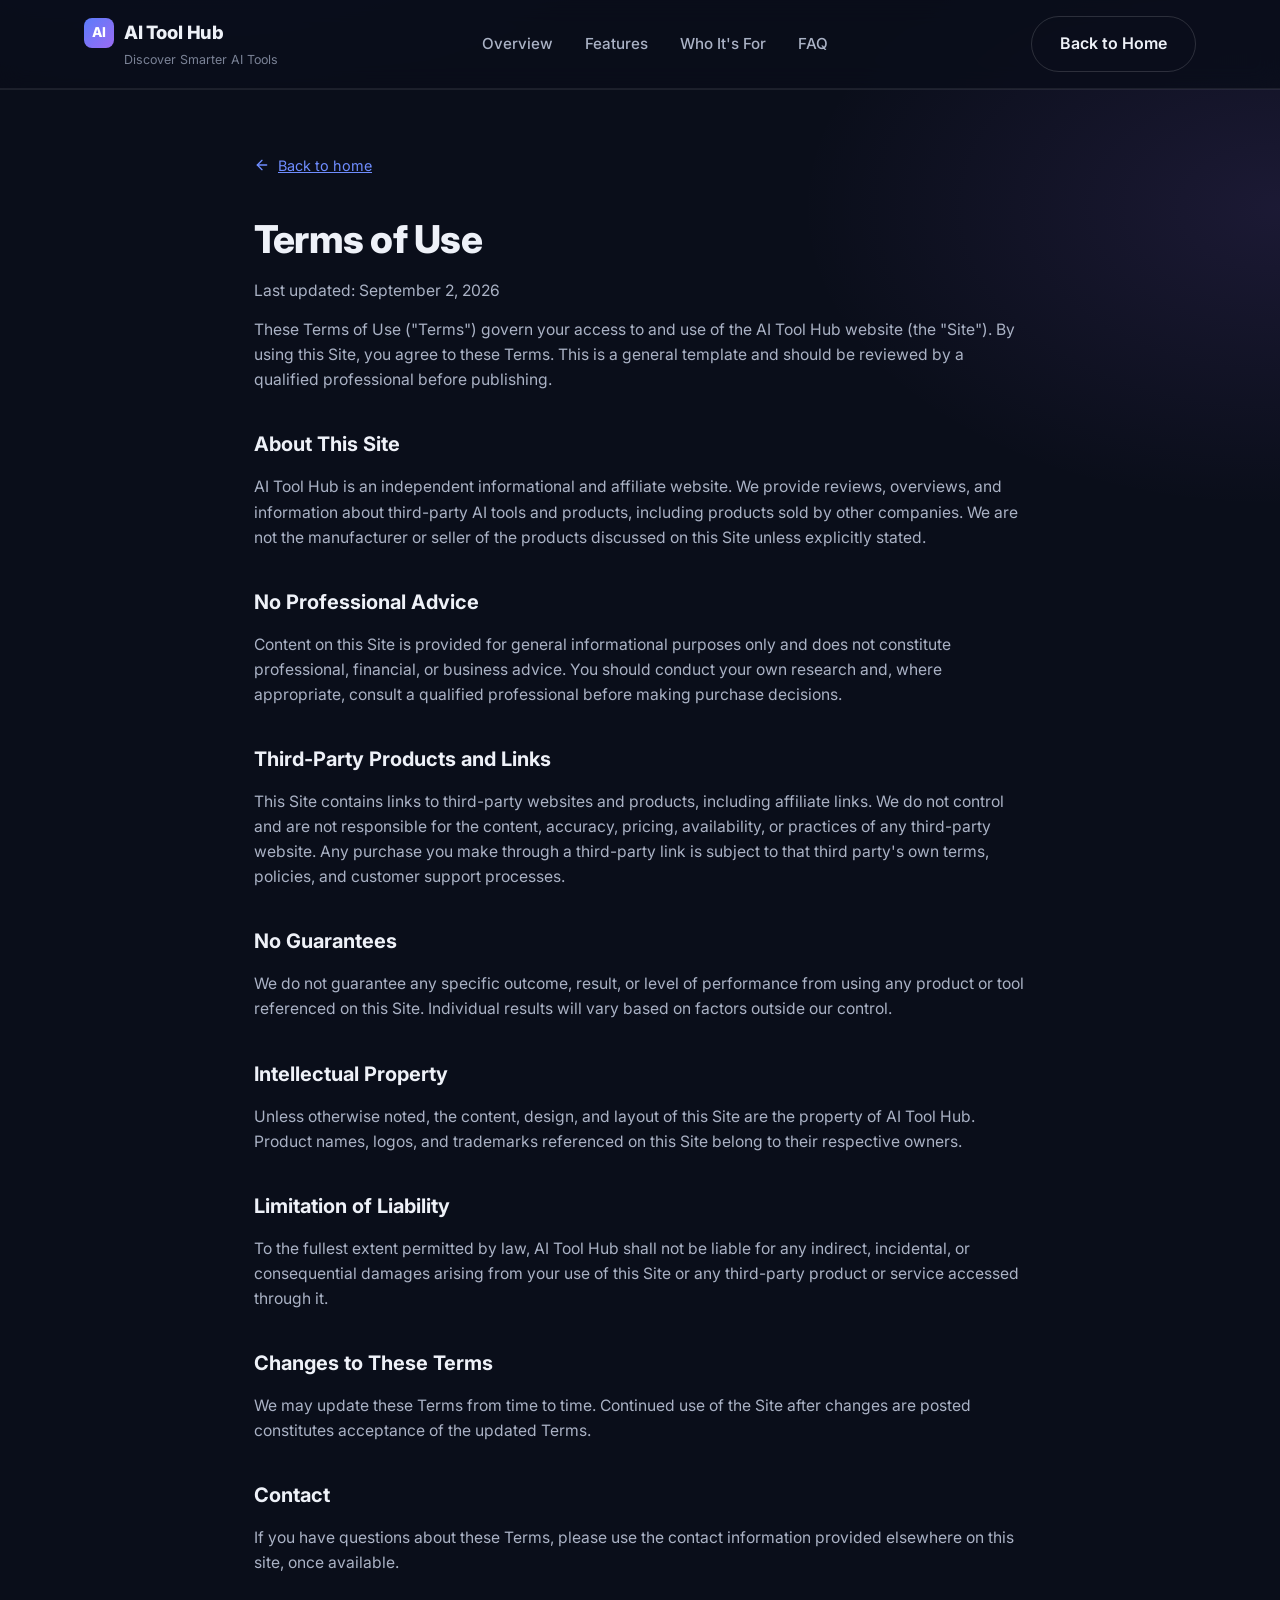
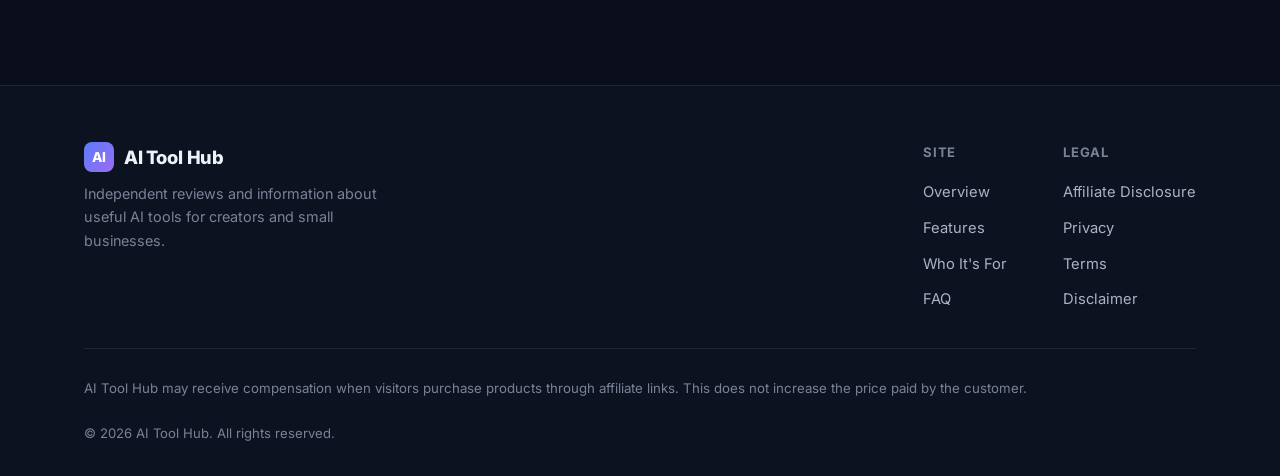
<file: terms.html>
<!DOCTYPE html>
<html lang="en">
<head>
  <meta charset="UTF-8" />
  <meta name="viewport" content="width=device-width, initial-scale=1.0" />
  <title>Terms of Use — AI Tool Hub</title>
  <meta name="description" content="Terms of use for the AI Tool Hub website." />
  <meta name="robots" content="index, follow" />
  <link rel="icon" href="data:image/svg+xml,%3Csvg xmlns='http://www.w3.org/2000/svg' viewBox='0 0 32 32'%3E%3Cdefs%3E%3ClinearGradient id='g' x1='0' y1='0' x2='1' y2='1'%3E%3Cstop offset='0' stop-color='%235b7cfa'/%3E%3Cstop offset='1' stop-color='%239b6bf3'/%3E%3C/linearGradient%3E%3C/defs%3E%3Crect width='32' height='32' rx='8' fill='url(%23g)'/%3E%3Ctext x='16' y='22' font-family='Arial' font-weight='bold' font-size='16' fill='white' text-anchor='middle'%3EAI%3C/text%3E%3C/svg%3E" />
  <link rel="preconnect" href="https://fonts.googleapis.com" />
  <link rel="preconnect" href="https://fonts.gstatic.com" crossorigin />
  <link href="https://fonts.googleapis.com/css2?family=Inter:wght@400;500;600;700;800&display=swap" rel="stylesheet" />
  <link rel="stylesheet" href="css/style.css" />
</head>
<body>
  <a class="skip-link" href="#main-content">Skip to main content</a>

  <header class="site-header">
    <nav class="nav container" aria-label="Primary">
      <div class="brand">
        <a href="/" class="brand-name" aria-label="AI Tool Hub home">
          <span class="brand-mark" aria-hidden="true">AI</span>
          AI Tool Hub
        </a>
        <span class="brand-tagline">Discover Smarter AI Tools</span>
      </div>
      <ul class="nav-links" id="nav-links">
        <li><a href="/#overview">Overview</a></li>
        <li><a href="/#features">Features</a></li>
        <li><a href="/#who-its-for">Who It's For</a></li>
        <li><a href="/#faq">FAQ</a></li>
      </ul>
      <div class="nav-cta">
        <a href="/" class="btn btn-secondary">Back to Home</a>
        <button class="nav-toggle" id="nav-toggle" aria-label="Toggle navigation menu" aria-expanded="false" aria-controls="nav-links">
          <svg viewBox="0 0 24 24" fill="none" stroke="currentColor" stroke-width="2" stroke-linecap="round">
            <line x1="3" y1="6" x2="21" y2="6"></line>
            <line x1="3" y1="12" x2="21" y2="12"></line>
            <line x1="3" y1="18" x2="21" y2="18"></line>
          </svg>
        </button>
      </div>
    </nav>
  </header>

  <main id="main-content">
    <section class="legal-page">
      <div class="container">
        <a href="/" class="back-link">
          <svg viewBox="0 0 24 24" fill="none" stroke="currentColor" stroke-width="2" stroke-linecap="round" stroke-linejoin="round"><line x1="19" y1="12" x2="5" y2="12"></line><polyline points="12 19 5 12 12 5"></polyline></svg>
          Back to home
        </a>

        <h1>Terms of Use</h1>
        <p class="legal-updated">Last updated: September 2, 2026</p>

        <p>
          These Terms of Use ("Terms") govern your access to and use of the AI Tool Hub website
          (the "Site"). By using this Site, you agree to these Terms. This is a general template
          and should be reviewed by a qualified professional before publishing.
        </p>

        <h2>About This Site</h2>
        <p>
          AI Tool Hub is an independent informational and affiliate website. We provide reviews,
          overviews, and information about third-party AI tools and products, including products
          sold by other companies. We are not the manufacturer or seller of the products discussed
          on this Site unless explicitly stated.
        </p>

        <h2>No Professional Advice</h2>
        <p>
          Content on this Site is provided for general informational purposes only and does not
          constitute professional, financial, or business advice. You should conduct your own
          research and, where appropriate, consult a qualified professional before making purchase
          decisions.
        </p>

        <h2>Third-Party Products and Links</h2>
        <p>
          This Site contains links to third-party websites and products, including affiliate links.
          We do not control and are not responsible for the content, accuracy, pricing, availability,
          or practices of any third-party website. Any purchase you make through a third-party link
          is subject to that third party's own terms, policies, and customer support processes.
        </p>

        <h2>No Guarantees</h2>
        <p>
          We do not guarantee any specific outcome, result, or level of performance from using any
          product or tool referenced on this Site. Individual results will vary based on factors
          outside our control.
        </p>

        <h2>Intellectual Property</h2>
        <p>
          Unless otherwise noted, the content, design, and layout of this Site are the property of
          AI Tool Hub. Product names, logos, and trademarks referenced on this Site belong to their
          respective owners.
        </p>

        <h2>Limitation of Liability</h2>
        <p>
          To the fullest extent permitted by law, AI Tool Hub shall not be liable for any indirect,
          incidental, or consequential damages arising from your use of this Site or any third-party
          product or service accessed through it.
        </p>

        <h2>Changes to These Terms</h2>
        <p>
          We may update these Terms from time to time. Continued use of the Site after changes are
          posted constitutes acceptance of the updated Terms.
        </p>

        <h2>Contact</h2>
        <p>
          If you have questions about these Terms, please use the contact information provided
          elsewhere on this site, once available.
        </p>
      </div>
    </section>
  </main>

  <footer class="site-footer">
    <div class="container">
      <div class="footer-top">
        <div class="footer-brand">
          <a href="/" class="brand-name">
            <span class="brand-mark" aria-hidden="true">AI</span>
            AI Tool Hub
          </a>
          <p>Independent reviews and information about useful AI tools for creators and small businesses.</p>
        </div>
        <div class="footer-links">
          <div class="footer-col">
            <h4>Site</h4>
            <ul>
              <li><a href="/#overview">Overview</a></li>
              <li><a href="/#features">Features</a></li>
              <li><a href="/#who-its-for">Who It's For</a></li>
              <li><a href="/#faq">FAQ</a></li>
            </ul>
          </div>
          <div class="footer-col">
            <h4>Legal</h4>
            <ul>
              <li><a href="affiliate-disclosure.html">Affiliate Disclosure</a></li>
              <li><a href="privacy.html">Privacy</a></li>
              <li><a href="terms.html">Terms</a></li>
              <li><a href="disclaimer.html">Disclaimer</a></li>
            </ul>
          </div>
        </div>
      </div>
      <div class="footer-disclosure">
        <p>
          AI Tool Hub may receive compensation when visitors purchase products through affiliate
          links. This does not increase the price paid by the customer.
        </p>
      </div>
      <p class="footer-bottom">&copy; <span id="current-year">2026</span> AI Tool Hub. All rights reserved.</p>
    </div>
  </footer>

  <script src="js/main.js"></script>
</body>
</html>
</file>
<file: css/style.css>
/* ==========================================================================
   AI Tool Hub — Landing Page Styles
   ========================================================================== */

:root {
  /* Color system */
  --bg: #0a0e1a;
  --bg-alt: #0d1220;
  --surface: #121829;
  --surface-2: #161d33;
  --border: rgba(255, 255, 255, 0.08);
  --border-strong: rgba(255, 255, 255, 0.14);

  --text: #eef1f8;
  --text-dim: #aab2c5;
  --text-faint: #7a8296;

  --accent-blue: #5b7cfa;
  --accent-blue-bright: #6f8dff;
  --accent-purple: #9b6bf3;
  --gradient: linear-gradient(135deg, #5b7cfa 0%, #9b6bf3 100%);
  --gradient-soft: linear-gradient(135deg, rgba(91, 124, 250, 0.15) 0%, rgba(155, 107, 243, 0.15) 100%);

  --success: #3ecf8e;

  --radius-sm: 8px;
  --radius-md: 14px;
  --radius-lg: 20px;

  --shadow-card: 0 4px 24px rgba(0, 0, 0, 0.28);
  --shadow-glow: 0 0 0 1px rgba(255, 255, 255, 0.04), 0 8px 30px rgba(91, 124, 250, 0.12);

  --max-width: 1160px;
}

* {
  box-sizing: border-box;
  margin: 0;
  padding: 0;
}

html {
  scroll-behavior: smooth;
}

body {
  background-color: var(--bg);
  background-image:
    radial-gradient(ellipse 900px 500px at 15% -10%, rgba(91, 124, 250, 0.16), transparent 60%),
    radial-gradient(ellipse 800px 500px at 100% 10%, rgba(155, 107, 243, 0.12), transparent 60%);
  background-repeat: no-repeat;
  color: var(--text);
  font-family: "Inter", -apple-system, BlinkMacSystemFont, "Segoe UI", Roboto, Helvetica, Arial, sans-serif;
  line-height: 1.6;
  -webkit-font-smoothing: antialiased;
  -moz-osx-font-smoothing: grayscale;
}

img, svg {
  display: block;
  max-width: 100%;
}

a {
  color: inherit;
  text-decoration: none;
}

ul {
  list-style: none;
}

button {
  font-family: inherit;
}

.container {
  width: 100%;
  max-width: var(--max-width);
  margin: 0 auto;
  padding: 0 24px;
}

.visually-hidden {
  position: absolute;
  width: 1px;
  height: 1px;
  overflow: hidden;
  clip: rect(0, 0, 0, 0);
  white-space: nowrap;
}

/* Skip link */
.skip-link {
  position: absolute;
  left: -9999px;
  top: 0;
  background: var(--surface);
  color: var(--text);
  padding: 12px 20px;
  border-radius: var(--radius-sm);
  z-index: 1000;
  border: 1px solid var(--border-strong);
}

.skip-link:focus {
  left: 16px;
  top: 16px;
}

/* ==========================================================================
   Buttons
   ========================================================================== */

.btn {
  display: inline-flex;
  align-items: center;
  justify-content: center;
  gap: 8px;
  padding: 14px 28px;
  border-radius: 999px;
  font-weight: 600;
  font-size: 1rem;
  border: 1px solid transparent;
  cursor: pointer;
  transition: transform 0.15s ease, box-shadow 0.15s ease, background 0.15s ease, border-color 0.15s ease;
  white-space: nowrap;
}

.btn:focus-visible {
  outline: 2px solid var(--accent-blue-bright);
  outline-offset: 3px;
}

.btn-primary {
  background: var(--gradient);
  color: #ffffff;
  box-shadow: 0 6px 20px rgba(91, 124, 250, 0.35);
}

.btn-primary:hover {
  transform: translateY(-2px);
  box-shadow: 0 10px 28px rgba(91, 124, 250, 0.45);
}

.btn-secondary {
  background: transparent;
  color: var(--text);
  border-color: var(--border-strong);
}

.btn-secondary:hover {
  background: rgba(255, 255, 255, 0.05);
  border-color: var(--accent-blue-bright);
  transform: translateY(-2px);
}

.btn-lg {
  padding: 16px 34px;
  font-size: 1.05rem;
}

.btn-block {
  width: 100%;
}

/* ==========================================================================
   Header / Nav
   ========================================================================== */

.site-header {
  position: sticky;
  top: 0;
  z-index: 100;
  background: rgba(10, 14, 26, 0.85);
  backdrop-filter: blur(12px);
  -webkit-backdrop-filter: blur(12px);
  border-bottom: 1px solid var(--border);
}

.nav {
  display: flex;
  align-items: center;
  justify-content: space-between;
  padding: 16px 24px;
}

.brand {
  display: flex;
  flex-direction: column;
  gap: 2px;
}

.brand-name {
  display: flex;
  align-items: center;
  gap: 10px;
  font-weight: 800;
  font-size: 1.15rem;
  letter-spacing: -0.01em;
}

.brand-mark {
  width: 30px;
  height: 30px;
  border-radius: 8px;
  background: var(--gradient);
  display: flex;
  align-items: center;
  justify-content: center;
  color: #fff;
  font-size: 0.85rem;
  font-weight: 800;
  flex-shrink: 0;
}

.brand-tagline {
  font-size: 0.78rem;
  color: var(--text-faint);
  padding-left: 40px;
}

.nav-links {
  display: flex;
  align-items: center;
  gap: 32px;
}

.nav-links a {
  font-size: 0.95rem;
  color: var(--text-dim);
  font-weight: 500;
  transition: color 0.15s ease;
}

.nav-links a:hover {
  color: var(--text);
}

.nav-cta {
  display: flex;
  align-items: center;
  gap: 16px;
}

.nav-toggle {
  display: none;
  background: transparent;
  border: 1px solid var(--border-strong);
  border-radius: var(--radius-sm);
  width: 42px;
  height: 42px;
  align-items: center;
  justify-content: center;
  color: var(--text);
}

.nav-toggle svg {
  width: 20px;
  height: 20px;
}

/* ==========================================================================
   Hero
   ========================================================================== */

.hero {
  padding: 88px 0 72px;
}

.hero-inner {
  max-width: 780px;
  margin: 0 auto;
  text-align: center;
}

.eyebrow {
  display: inline-flex;
  align-items: center;
  gap: 8px;
  padding: 7px 16px;
  border-radius: 999px;
  background: var(--gradient-soft);
  border: 1px solid rgba(155, 107, 243, 0.25);
  font-size: 0.82rem;
  font-weight: 600;
  color: #c9d3ff;
  margin-bottom: 28px;
}

.eyebrow .dot {
  width: 6px;
  height: 6px;
  border-radius: 50%;
  background: var(--success);
}

.hero h1 {
  font-size: clamp(2.2rem, 5vw, 3.4rem);
  font-weight: 800;
  line-height: 1.12;
  letter-spacing: -0.02em;
  margin-bottom: 22px;
}

.hero .gradient-text {
  background: var(--gradient);
  -webkit-background-clip: text;
  background-clip: text;
  color: transparent;
}

.hero-sub {
  font-size: 1.15rem;
  color: var(--text-dim);
  max-width: 620px;
  margin: 0 auto 36px;
}

.hero-actions {
  display: flex;
  flex-direction: column;
  align-items: center;
  gap: 14px;
}

.hero-actions .btn-row {
  display: flex;
  flex-wrap: wrap;
  align-items: center;
  justify-content: center;
  gap: 16px;
}

.hero-secondary-text {
  font-size: 0.92rem;
  color: var(--text-faint);
  max-width: 480px;
}

.disclosure-note {
  margin-top: 28px;
  display: flex;
  align-items: flex-start;
  gap: 10px;
  padding: 14px 18px;
  border-radius: var(--radius-md);
  background: var(--surface);
  border: 1px solid var(--border);
  max-width: 560px;
  font-size: 0.85rem;
  color: var(--text-faint);
  text-align: left;
}

.disclosure-note svg {
  flex-shrink: 0;
  width: 18px;
  height: 18px;
  margin-top: 1px;
  color: var(--accent-blue-bright);
}

/* ==========================================================================
   Sections (general)
   ========================================================================== */

section {
  padding: 88px 0;
  border-top: 1px solid var(--border);
}

.hero {
  border-top: none;
}

.section-head {
  max-width: 640px;
  margin: 0 auto 56px;
  text-align: center;
}

.section-tag {
  display: inline-block;
  font-size: 0.78rem;
  font-weight: 700;
  letter-spacing: 0.08em;
  text-transform: uppercase;
  color: var(--accent-blue-bright);
  margin-bottom: 14px;
}

.section-head h2 {
  font-size: clamp(1.7rem, 3.4vw, 2.3rem);
  font-weight: 800;
  letter-spacing: -0.02em;
  margin-bottom: 16px;
}

.section-head p {
  color: var(--text-dim);
  font-size: 1.05rem;
}

/* ==========================================================================
   Cards / Grids
   ========================================================================== */

.card-grid {
  display: grid;
  grid-template-columns: repeat(4, 1fr);
  gap: 20px;
}

.card-grid.cols-3 {
  grid-template-columns: repeat(3, 1fr);
}

.card-grid.cols-2 {
  grid-template-columns: repeat(2, 1fr);
}

.card {
  background: var(--surface);
  border: 1px solid var(--border);
  border-radius: var(--radius-lg);
  padding: 30px 26px;
  transition: transform 0.2s ease, border-color 0.2s ease, box-shadow 0.2s ease;
}

.card:hover {
  transform: translateY(-4px);
  border-color: var(--border-strong);
  box-shadow: var(--shadow-glow);
}

.card-icon {
  width: 46px;
  height: 46px;
  border-radius: 12px;
  background: var(--gradient-soft);
  border: 1px solid rgba(155, 107, 243, 0.22);
  display: flex;
  align-items: center;
  justify-content: center;
  margin-bottom: 18px;
  color: #c9d3ff;
}

.card-icon svg {
  width: 22px;
  height: 22px;
}

.card h3 {
  font-size: 1.08rem;
  font-weight: 700;
  margin-bottom: 10px;
  letter-spacing: -0.01em;
}

.card p {
  color: var(--text-dim);
  font-size: 0.94rem;
}

/* ==========================================================================
   Problem section
   ========================================================================== */

.problem-intro {
  max-width: 760px;
  margin: 0 auto 48px;
  text-align: center;
  color: var(--text-dim);
  font-size: 1.05rem;
}

/* ==========================================================================
   Product overview
   ========================================================================== */

.overview-panel {
  background: var(--surface);
  border: 1px solid var(--border);
  border-radius: var(--radius-lg);
  padding: 48px;
  display: grid;
  grid-template-columns: 1.1fr 0.9fr;
  gap: 48px;
  align-items: center;
}

.overview-panel .badge-row {
  display: flex;
  flex-wrap: wrap;
  gap: 10px;
  margin-bottom: 20px;
}

.pill {
  font-size: 0.8rem;
  font-weight: 600;
  padding: 6px 14px;
  border-radius: 999px;
  background: var(--surface-2);
  border: 1px solid var(--border-strong);
  color: var(--text-dim);
}

.overview-panel h2 {
  font-size: clamp(1.6rem, 3vw, 2.1rem);
  font-weight: 800;
  letter-spacing: -0.02em;
  margin-bottom: 18px;
}

.overview-panel p {
  color: var(--text-dim);
  margin-bottom: 16px;
  font-size: 1rem;
}

.overview-panel p:last-of-type {
  margin-bottom: 0;
}

.overview-visual {
  background: var(--gradient-soft);
  border: 1px solid rgba(155, 107, 243, 0.22);
  border-radius: var(--radius-lg);
  padding: 32px;
  min-height: 260px;
  display: flex;
  align-items: center;
  justify-content: center;
}

.overview-visual .visual-icon {
  width: 100%;
}

.mini-list {
  margin-top: 24px;
  display: flex;
  flex-direction: column;
  gap: 12px;
}

.mini-list li {
  display: flex;
  align-items: flex-start;
  gap: 10px;
  font-size: 0.95rem;
  color: var(--text-dim);
}

.mini-list svg {
  flex-shrink: 0;
  width: 18px;
  height: 18px;
  color: var(--success);
  margin-top: 3px;
}

/* ==========================================================================
   Who it's for
   ========================================================================== */

.audience-grid {
  display: grid;
  grid-template-columns: repeat(3, 1fr);
  gap: 20px;
}

/* ==========================================================================
   Why consider it
   ========================================================================== */

.why-section {
  background: linear-gradient(180deg, rgba(91, 124, 250, 0.06), transparent 60%);
}

.why-grid {
  display: grid;
  grid-template-columns: repeat(2, 1fr);
  gap: 18px;
}

.why-item {
  display: flex;
  gap: 18px;
  align-items: flex-start;
  background: var(--surface);
  border: 1px solid var(--border);
  border-radius: var(--radius-md);
  padding: 26px;
}

.why-item .num {
  flex-shrink: 0;
  width: 42px;
  height: 42px;
  border-radius: 10px;
  background: var(--gradient);
  display: flex;
  align-items: center;
  justify-content: center;
  font-weight: 800;
  color: #fff;
  font-size: 0.95rem;
}

.why-item h3 {
  font-size: 1.02rem;
  font-weight: 700;
  margin-bottom: 6px;
}

.why-item p {
  color: var(--text-dim);
  font-size: 0.93rem;
}

/* ==========================================================================
   Notice / Important info
   ========================================================================== */

.notice-box {
  max-width: 760px;
  margin: 0 auto;
  display: flex;
  gap: 16px;
  align-items: flex-start;
  background: var(--surface);
  border: 1px solid var(--border-strong);
  border-radius: var(--radius-md);
  padding: 24px 28px;
}

.notice-box svg {
  flex-shrink: 0;
  width: 24px;
  height: 24px;
  color: #f5b95b;
  margin-top: 2px;
}

.notice-box p {
  color: var(--text-dim);
  font-size: 0.95rem;
}

.notice-section {
  padding: 56px 0;
}

/* ==========================================================================
   CTA section
   ========================================================================== */

.cta-section {
  border-top: 1px solid var(--border);
  padding: 96px 0;
  position: relative;
  overflow: hidden;
}

.cta-panel {
  position: relative;
  max-width: 760px;
  margin: 0 auto;
  text-align: center;
  background: var(--gradient-soft);
  border: 1px solid rgba(155, 107, 243, 0.25);
  border-radius: var(--radius-lg);
  padding: 64px 40px;
}

.cta-panel h2 {
  font-size: clamp(1.6rem, 3.4vw, 2.2rem);
  font-weight: 800;
  letter-spacing: -0.02em;
  margin-bottom: 16px;
}

.cta-panel p {
  color: var(--text-dim);
  font-size: 1.05rem;
  max-width: 560px;
  margin: 0 auto 32px;
}

/* ==========================================================================
   FAQ
   ========================================================================== */

.faq-list {
  max-width: 760px;
  margin: 0 auto;
  display: flex;
  flex-direction: column;
  gap: 14px;
}

.faq-item {
  background: var(--surface);
  border: 1px solid var(--border);
  border-radius: var(--radius-md);
  overflow: hidden;
}

.faq-question {
  width: 100%;
  display: flex;
  align-items: center;
  justify-content: space-between;
  gap: 16px;
  padding: 22px 26px;
  background: transparent;
  border: none;
  color: var(--text);
  font-size: 1rem;
  font-weight: 600;
  text-align: left;
  cursor: pointer;
}

.faq-question .icon {
  flex-shrink: 0;
  width: 22px;
  height: 22px;
  border-radius: 50%;
  border: 1px solid var(--border-strong);
  display: flex;
  align-items: center;
  justify-content: center;
  transition: transform 0.2s ease, background 0.2s ease;
}

.faq-question .icon svg {
  width: 12px;
  height: 12px;
  transition: transform 0.2s ease;
}

.faq-item[data-open="true"] .faq-question .icon {
  background: var(--gradient);
  border-color: transparent;
}

.faq-item[data-open="true"] .faq-question .icon svg {
  transform: rotate(45deg);
}

.faq-answer {
  max-height: 0;
  overflow: hidden;
  transition: max-height 0.25s ease;
}

.faq-answer-inner {
  padding: 0 26px 22px;
  color: var(--text-dim);
  font-size: 0.95rem;
}

/* ==========================================================================
   Footer
   ========================================================================== */

.site-footer {
  border-top: 1px solid var(--border);
  padding: 56px 0 32px;
  background: var(--bg-alt);
}

.footer-top {
  display: flex;
  justify-content: space-between;
  gap: 40px;
  flex-wrap: wrap;
  margin-bottom: 36px;
}

.footer-brand .brand-name {
  margin-bottom: 10px;
}

.footer-brand p {
  color: var(--text-faint);
  font-size: 0.9rem;
  max-width: 320px;
}

.footer-links {
  display: flex;
  gap: 56px;
  flex-wrap: wrap;
}

.footer-col h4 {
  font-size: 0.82rem;
  text-transform: uppercase;
  letter-spacing: 0.06em;
  color: var(--text-faint);
  margin-bottom: 16px;
}

.footer-col ul {
  display: flex;
  flex-direction: column;
  gap: 10px;
}

.footer-col a {
  color: var(--text-dim);
  font-size: 0.92rem;
  transition: color 0.15s ease;
}

.footer-col a:hover {
  color: var(--text);
}

.footer-disclosure {
  border-top: 1px solid var(--border);
  padding-top: 28px;
  color: var(--text-faint);
  font-size: 0.83rem;
  line-height: 1.7;
}

.footer-disclosure p + p {
  margin-top: 10px;
}

.footer-bottom {
  margin-top: 24px;
  color: var(--text-faint);
  font-size: 0.82rem;
}

/* ==========================================================================
   Legal pages
   ========================================================================== */

.legal-page {
  padding: 64px 0 96px;
}

.legal-page .container {
  max-width: 820px;
}

.legal-page h1 {
  font-size: clamp(1.8rem, 4vw, 2.4rem);
  font-weight: 800;
  margin-bottom: 8px;
  letter-spacing: -0.02em;
}

.legal-updated {
  color: var(--text-faint);
  font-size: 0.85rem;
  margin-bottom: 40px;
}

.legal-page h2 {
  font-size: 1.25rem;
  font-weight: 700;
  margin: 36px 0 14px;
}

.legal-page p {
  color: var(--text-dim);
  margin-bottom: 14px;
  font-size: 0.98rem;
}

.legal-page ul {
  margin: 0 0 14px;
  padding-left: 4px;
}

.legal-page ul li {
  color: var(--text-dim);
  font-size: 0.98rem;
  margin-bottom: 10px;
  padding-left: 22px;
  position: relative;
}

.legal-page ul li::before {
  content: "";
  position: absolute;
  left: 0;
  top: 10px;
  width: 6px;
  height: 6px;
  border-radius: 50%;
  background: var(--accent-blue-bright);
}

.legal-page a {
  color: var(--accent-blue-bright);
  text-decoration: underline;
}

.back-link {
  display: inline-flex;
  align-items: center;
  gap: 8px;
  margin-bottom: 32px;
  color: var(--text-dim);
  font-size: 0.9rem;
}

.back-link:hover {
  color: var(--text);
}

.back-link svg {
  width: 16px;
  height: 16px;
}

/* ==========================================================================
   Responsive
   ========================================================================== */

@media (max-width: 960px) {
  .card-grid {
    grid-template-columns: repeat(2, 1fr);
  }

  .audience-grid {
    grid-template-columns: repeat(2, 1fr);
  }

  .why-grid {
    grid-template-columns: 1fr;
  }

  .overview-panel {
    grid-template-columns: 1fr;
    padding: 36px 28px;
  }

  .overview-visual {
    order: -1;
    min-height: 180px;
  }
}

@media (max-width: 720px) {
  .nav-links {
    position: fixed;
    top: 73px;
    left: 0;
    right: 0;
    background: var(--bg-alt);
    border-bottom: 1px solid var(--border);
    flex-direction: column;
    align-items: flex-start;
    padding: 20px 24px 28px;
    gap: 18px;
    transform: translateY(-12px);
    opacity: 0;
    pointer-events: none;
    transition: transform 0.2s ease, opacity 0.2s ease;
  }

  .nav-links.open {
    transform: translateY(0);
    opacity: 1;
    pointer-events: auto;
  }

  .nav-cta .btn-secondary {
    display: none;
  }

  .nav-toggle {
    display: flex;
  }
}

@media (max-width: 480px) {
  .nav {
    padding: 14px 16px;
  }

  .brand-tagline {
    display: none;
  }

  .brand-name {
    font-size: 1.02rem;
  }

  .nav-cta {
    gap: 10px;
  }

  .nav-cta .btn-primary {
    padding: 10px 16px;
    font-size: 0.88rem;
  }

  .hero {
    padding: 56px 0 48px;
  }

  section {
    padding: 64px 0;
  }

  .card-grid,
  .card-grid.cols-3,
  .audience-grid {
    grid-template-columns: 1fr;
  }

  .cta-panel {
    padding: 44px 24px;
  }

  .footer-top {
    flex-direction: column;
    gap: 32px;
  }

  .footer-links {
    gap: 32px;
  }
}
</file>
<file: new-website/css/style.css>
* {
  box-sizing: border-box;
  margin: 0;
  padding: 0;
}

body {
  font-family: system-ui, -apple-system, "Segoe UI", sans-serif;
  line-height: 1.6;
  color: #1a1a1a;
}

header,
main,
footer {
  max-width: 960px;
  margin: 0 auto;
  padding: 2rem 1.5rem;
}

footer {
  text-align: center;
  font-size: 0.875rem;
  color: #666;
}
</file>
